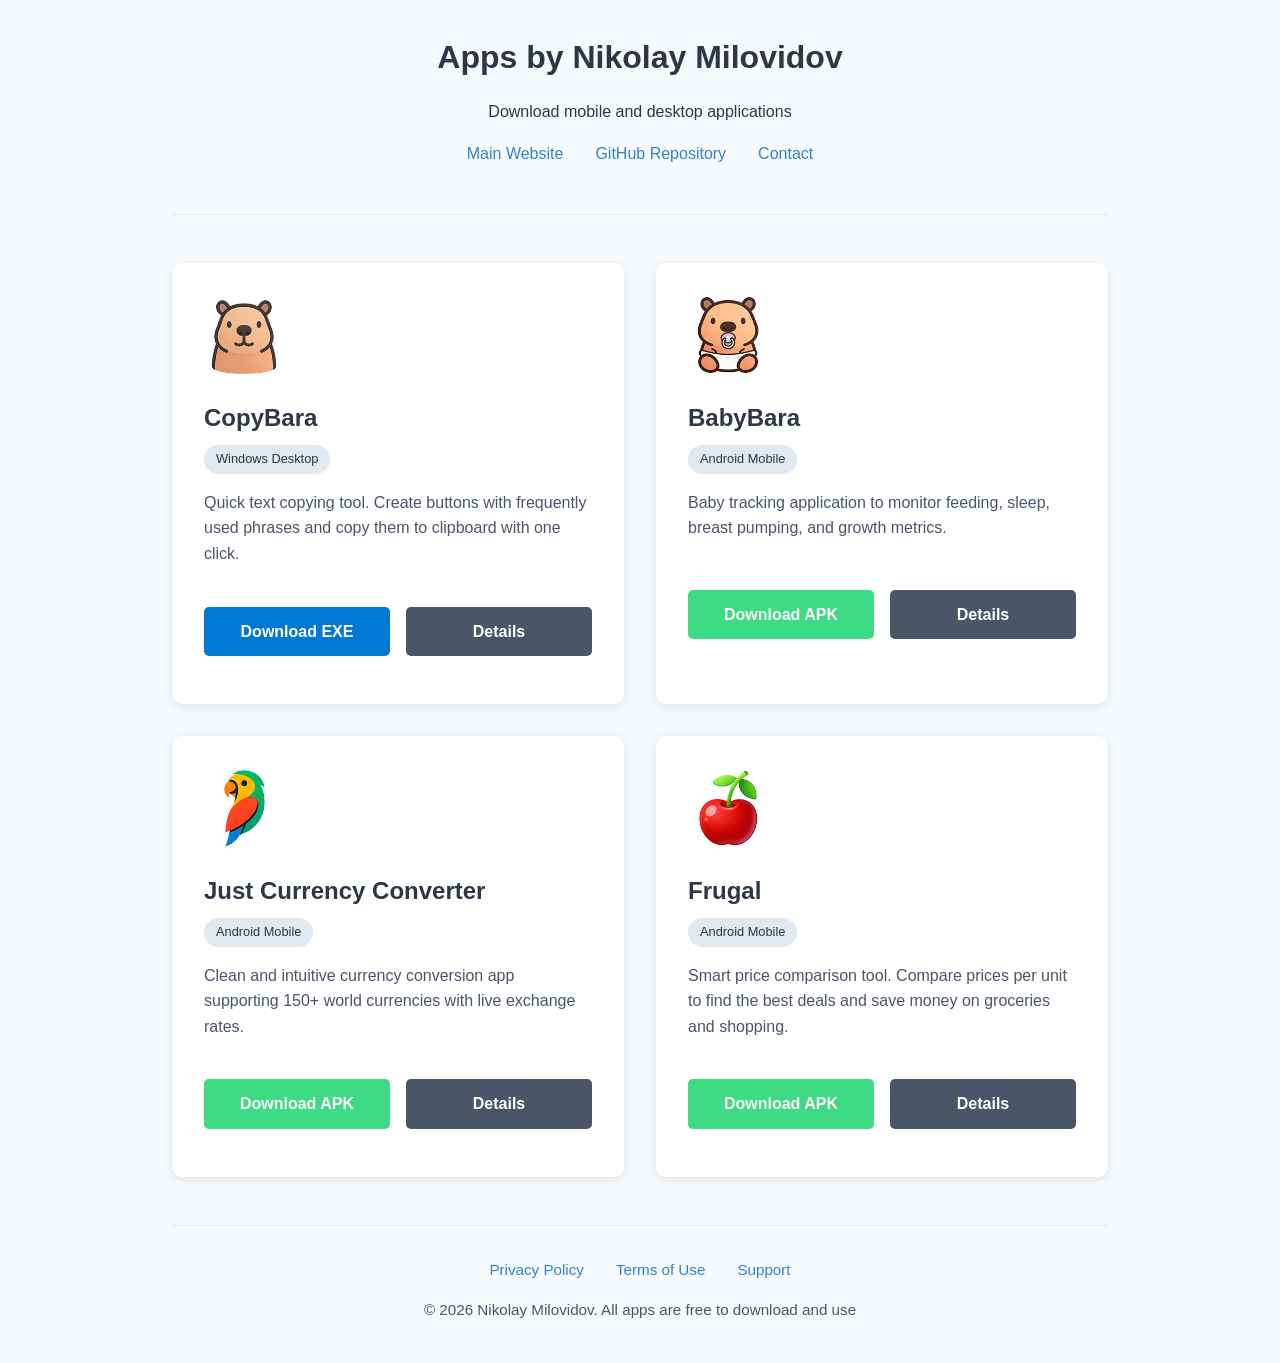
<file: index.html>
<!DOCTYPE html>
<html lang="en">
<head>
    <meta charset="UTF-8">
    <meta name="viewport" content="width=device-width, initial-scale=1.0">
    <title>Mobile & Desktop Apps by Nikolay Milovidov</title>
    <meta name="description" content="Download Android and Windows apps by Nikolay Milovidov - CopyBara, BabyBara, Just Currency Converter, Frugal">
    <link rel="stylesheet" href="all.css">
</head>
<body class="index">
    <header class="header">
        <h1>Apps by Nikolay Milovidov</h1>
        <p>Download mobile and desktop applications</p>

        <nav class="nav-links">
            <a href="https://milovision.art">Main Website</a>
            <a href="https://github.com/nmnomen?tab=repositories">GitHub Repository</a>
            <a href="https://milovision.art/contact.html">Contact</a>
        </nav>
    </header>

    <main class="apps-grid">
        <div class="app-card">
            <img src="images/copybara.png" alt="CopyBara" class="app-icon">
            <h2 class="app-title">CopyBara</h2>
            <div class="platform-badge">Windows Desktop</div>
            <p class="app-description">Quick text copying tool. Create buttons with frequently used phrases and copy them to clipboard with one click.</p>
            <div class="download-links">
                <a href="downloads/windows/CopyBara_Setup.exe" class="btn btn-windows" download>Download EXE</a>
                <a href="copybara.html" class="btn btn-details">Details</a>
            </div>
        </div>

        <div class="app-card">
            <img src="images/babybara.png" alt="BabyBara" class="app-icon">
            <h2 class="app-title">BabyBara</h2>
            <div class="platform-badge">Android Mobile</div>
            <p class="app-description">Baby tracking application to monitor feeding, sleep, breast pumping, and growth metrics.</p>
            <div class="download-links">
                <a href="downloads/android/BabyBara_1.0.2.apk" class="btn btn-android" download>Download APK</a>
                <a href="babybara.html" class="btn btn-details">Details</a>
            </div>
        </div>

        <div class="app-card">
            <img src="images/converter.png" alt="Just Currency Converter" class="app-icon">
            <h2 class="app-title">Just Currency Converter</h2>
            <div class="platform-badge">Android Mobile</div>
            <p class="app-description">Clean and intuitive currency conversion app supporting 150+ world currencies with live exchange rates.</p>
            <div class="download-links">
                <a href="downloads/android/converter/Just Currency Converter 1.6.2.apk" class="btn btn-android" download>Download APK</a>
                <a href="converter.html" class="btn btn-details">Details</a>
            </div>
        </div>

        <div class="app-card">
            <img src="images/frugal.png" alt="Frugal" class="app-icon">
            <h2 class="app-title">Frugal</h2>
            <div class="platform-badge">Android Mobile</div>
            <p class="app-description">Smart price comparison tool. Compare prices per unit to find the best deals and save money on groceries and shopping.</p>
            <div class="download-links">
                <a href="downloads/android/Frugal_1.0.0.apk" class="btn btn-android" download>Download APK</a>
                <a href="frugal.html" class="btn btn-details">Details</a>
            </div>
        </div>
    </main>

    <footer class="footer">
        <div class="nav-links">
            <a href="privacy.html">Privacy Policy</a>
            <a href="terms.html">Terms of Use</a>
            <a href="https://milovision.art/contact.html">Support</a>
        </div>
        <p>&copy; 2026 Nikolay Milovidov. All apps are free to download and use</p>
    </footer>
</body>
</html>
</file>
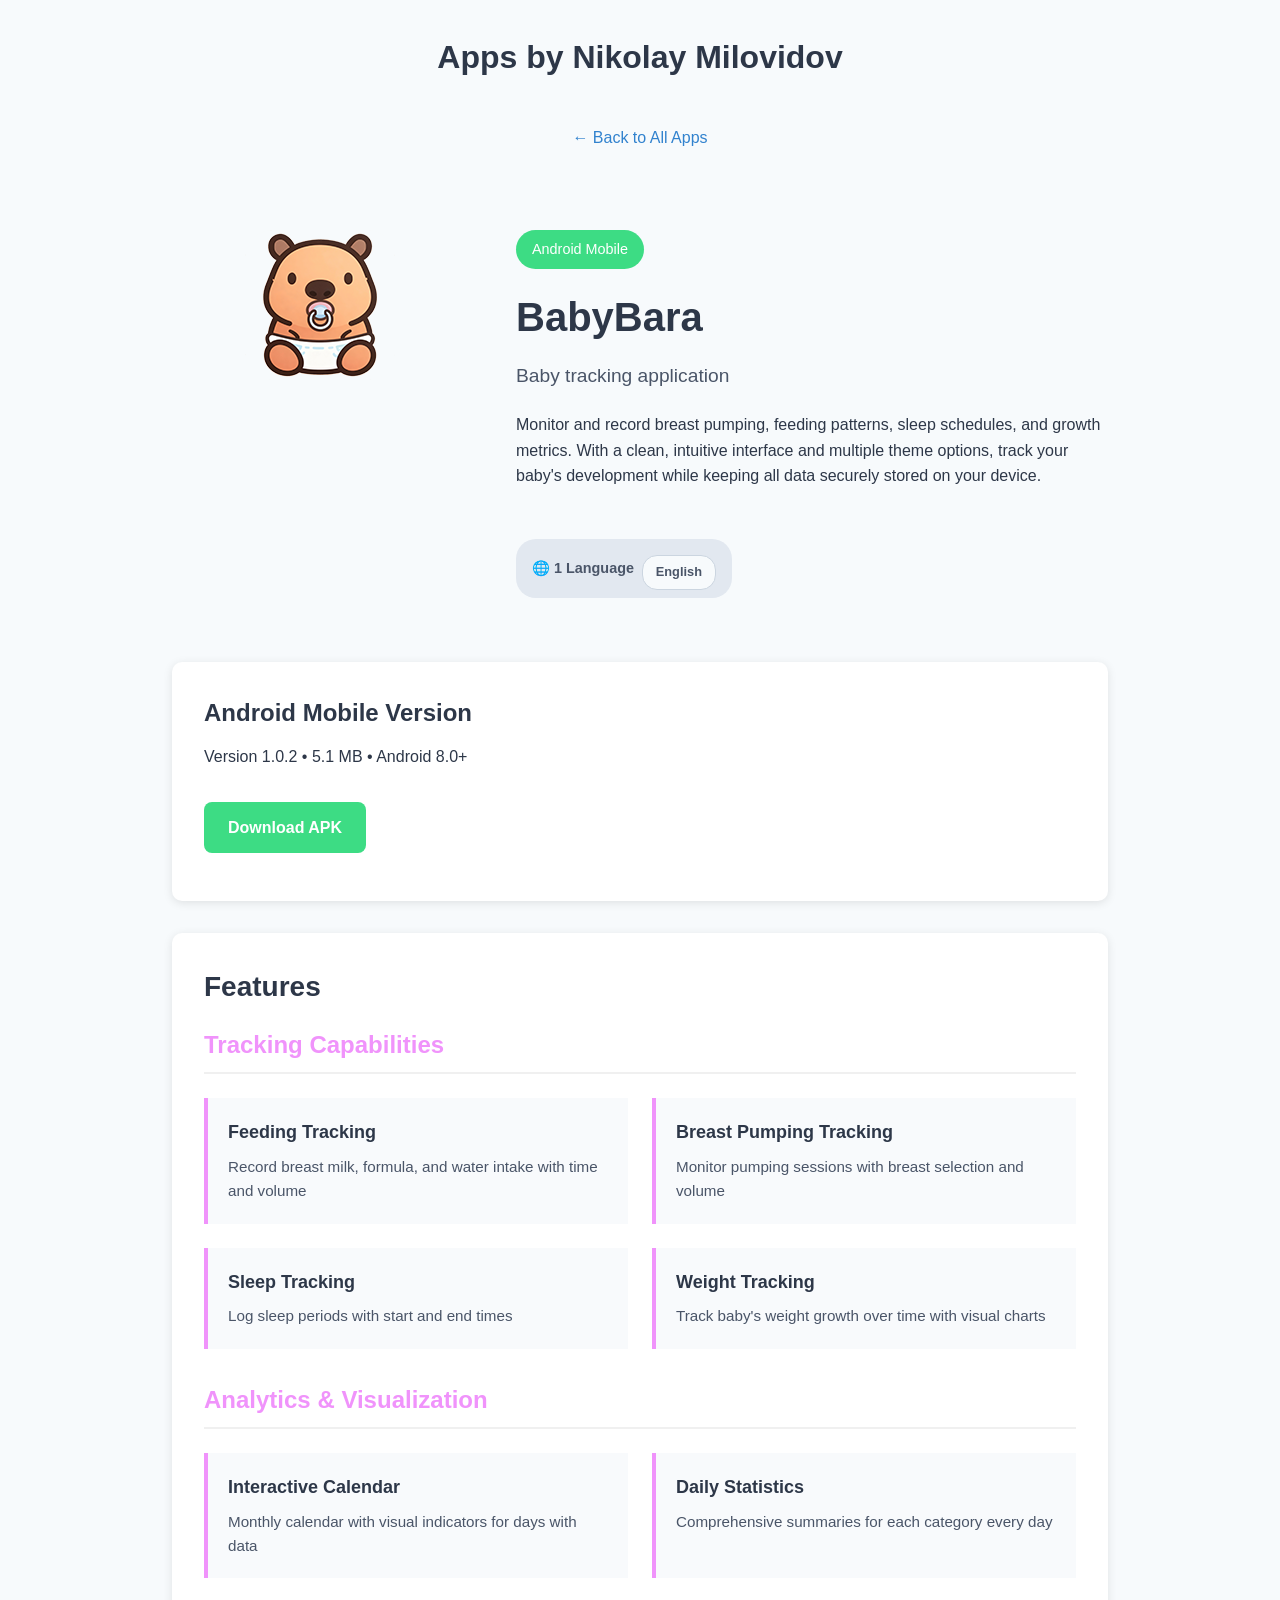
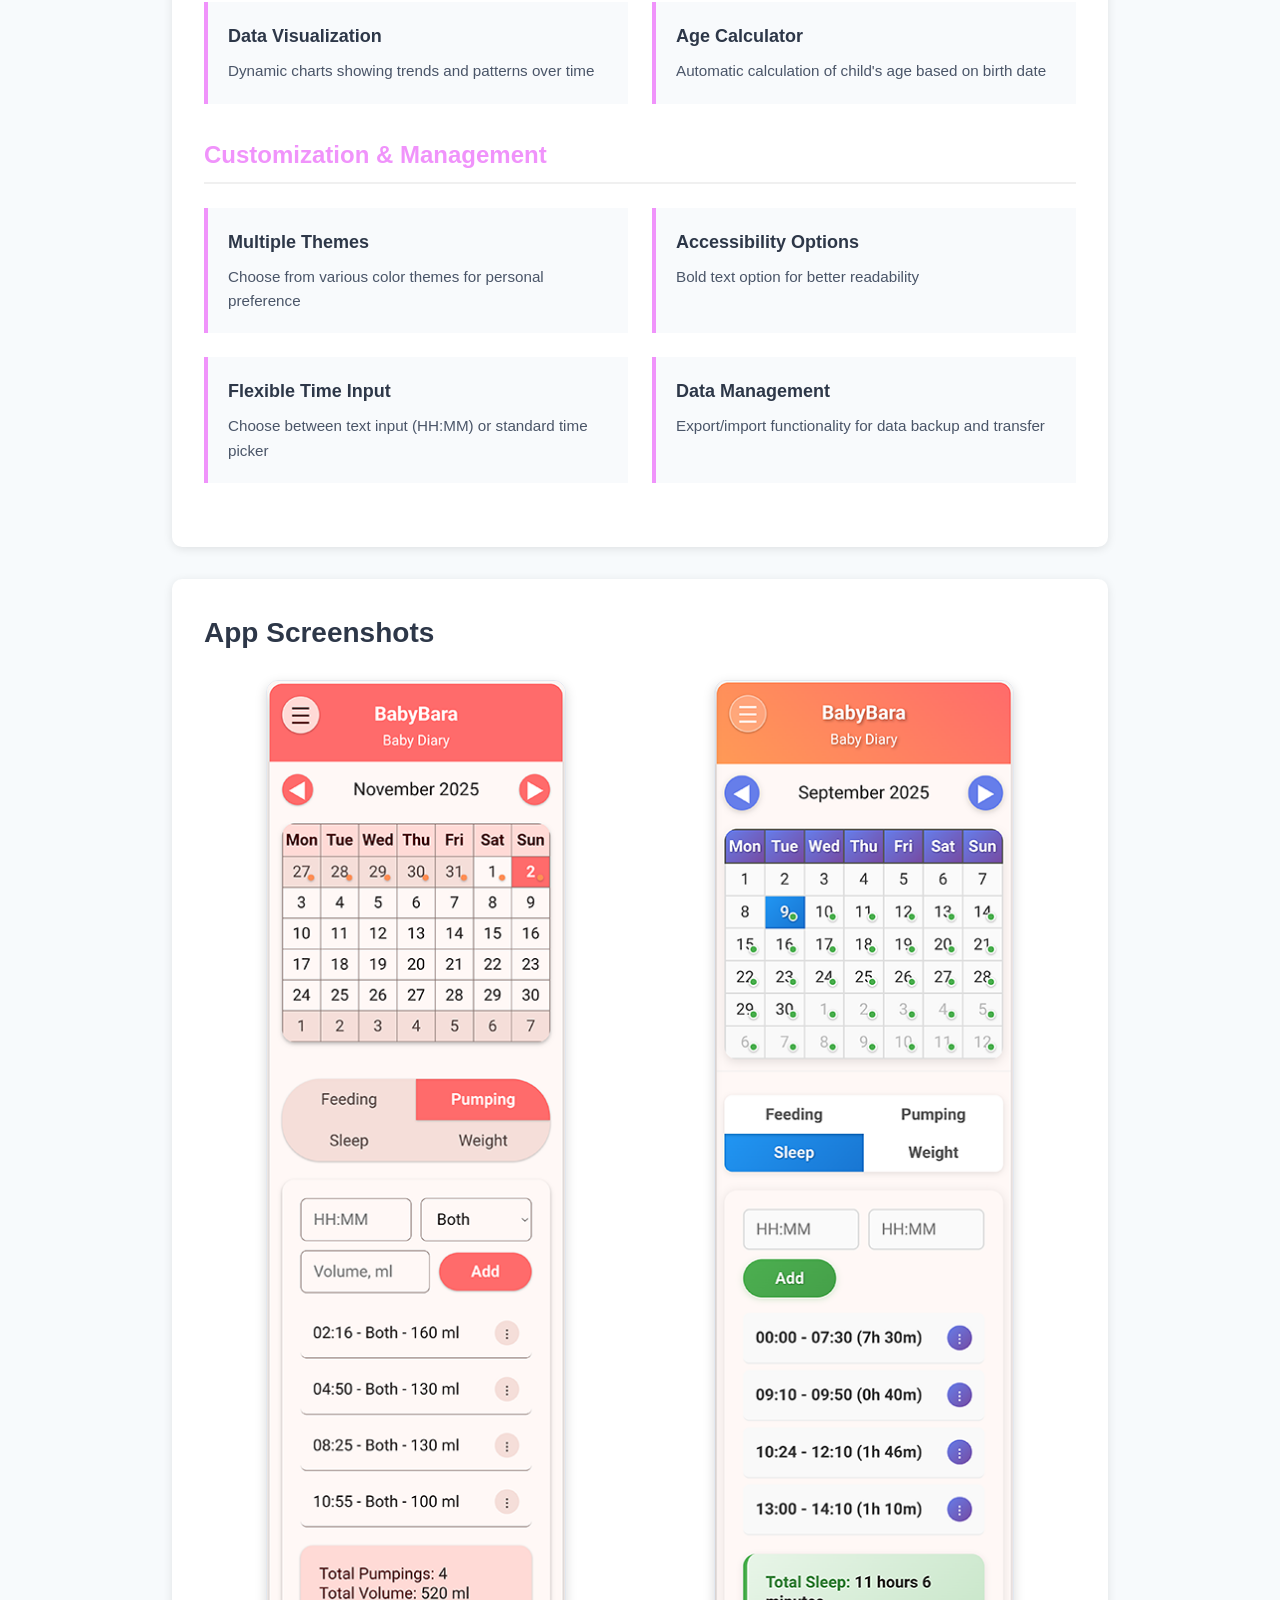
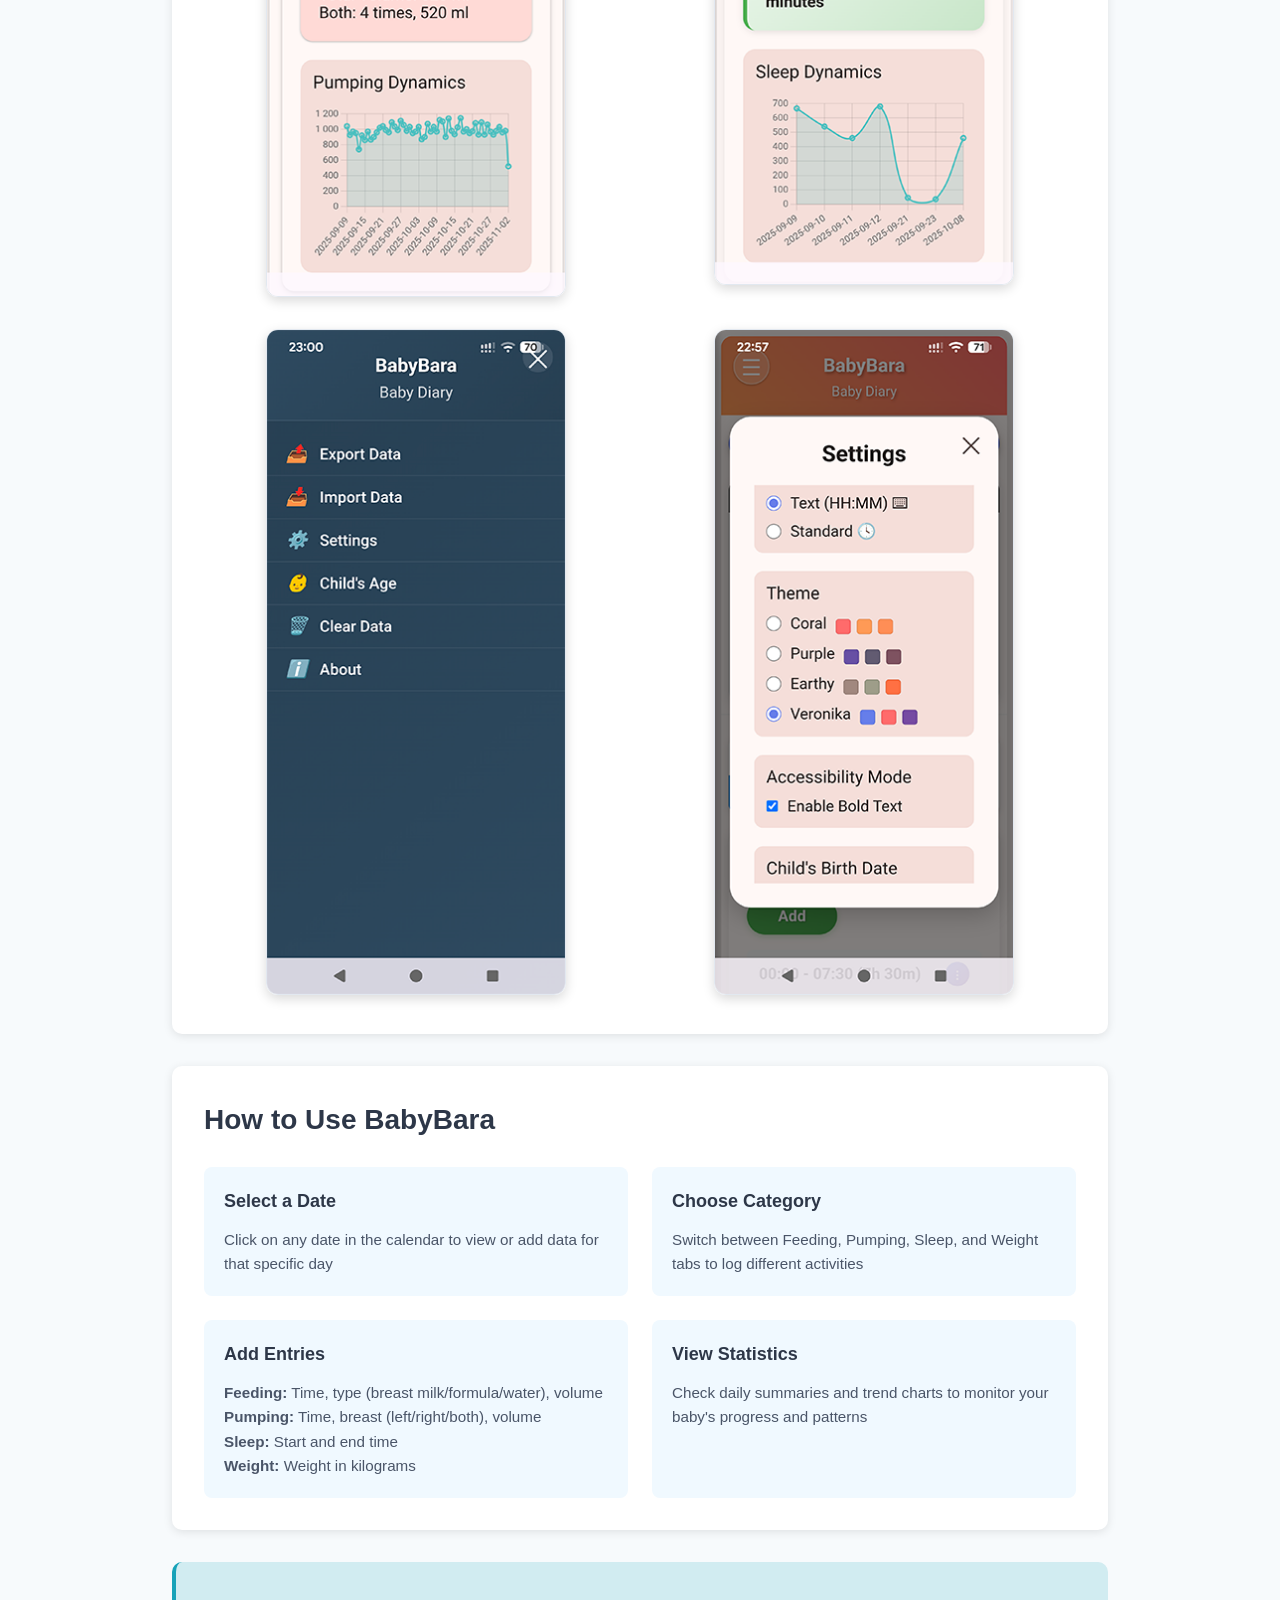
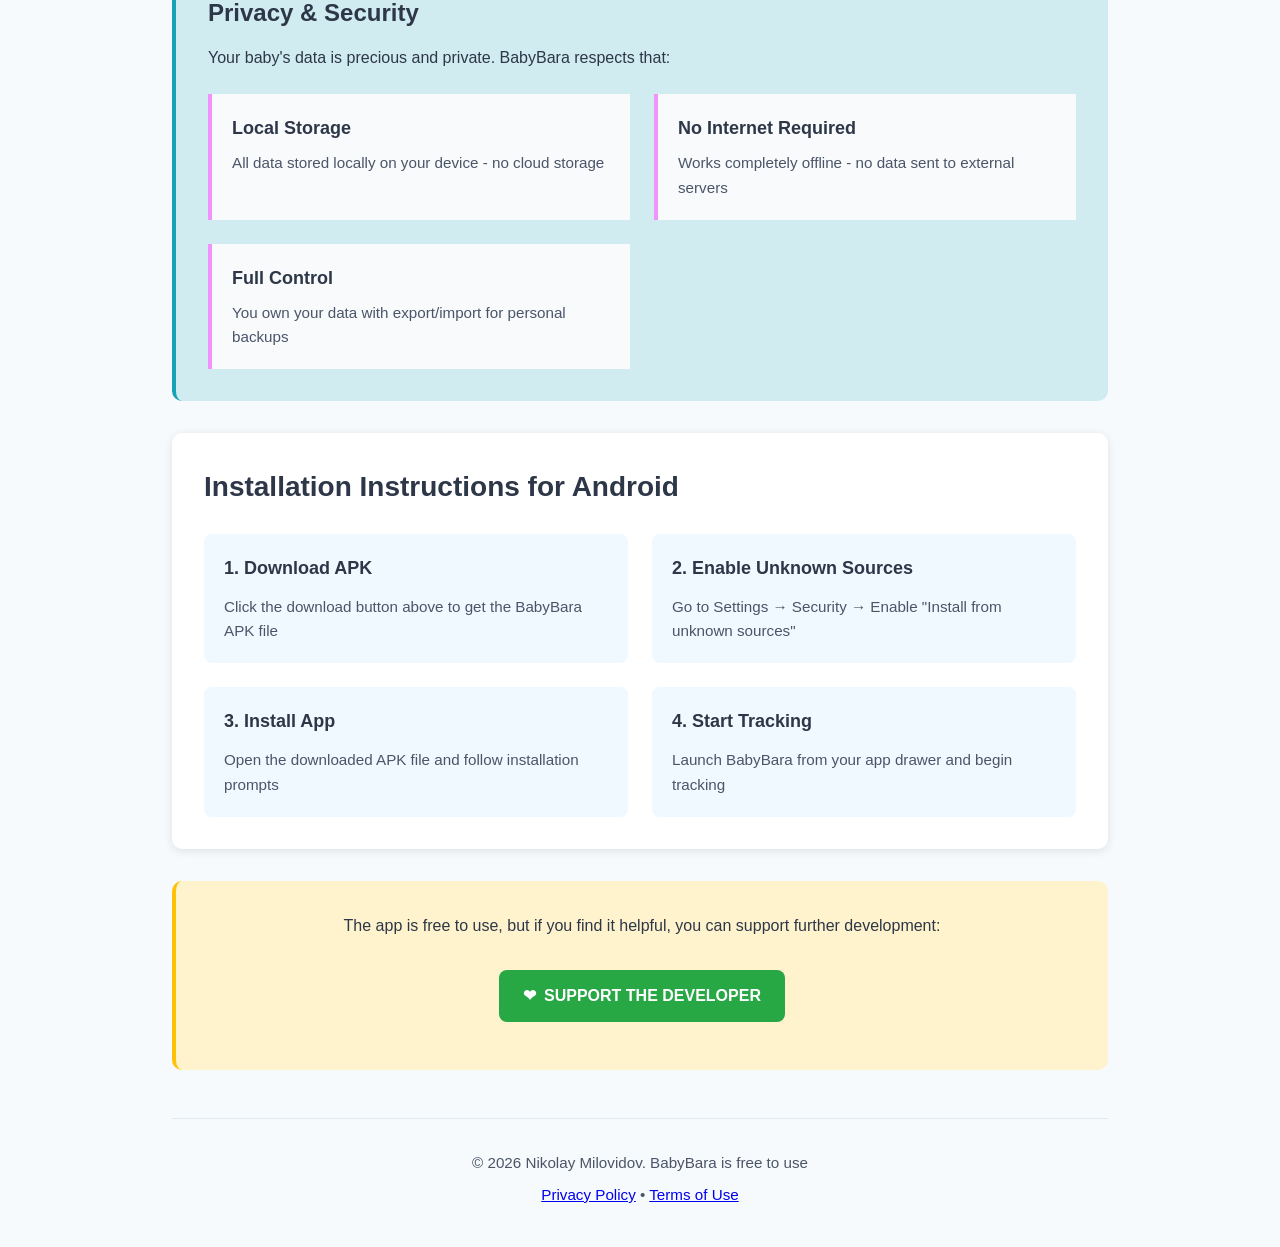
<file: babybara.html>
<!DOCTYPE html>
<html lang="en">
<head>
    <meta charset="UTF-8">
    <meta name="viewport" content="width=device-width, initial-scale=1.0">
    <title>BabyBara - Baby Tracking App for Android | Nikolay Milovidov</title>
    <meta name="description" content="Download BabyBara - comprehensive baby tracking application for Android">
    <link rel="stylesheet" href="all.css">
</head>
<body class="babybara">
    <header class="header">
        <h1>Apps by Nikolay Milovidov</h1>
        <br>
        <a href="index.html" class="back-link">← Back to All Apps</a>
    </header>

    <main>
        <section class="app-hero">
            <img src="images/babybara.png" alt="BabyBara" class="app-icon-large">
            <div class="app-info">
                <span class="platform-badge-large">Android Mobile</span>
                <h1>BabyBara</h1>
                <p class="app-tagline">Baby tracking application</p>
                <p>Monitor and record breast pumping, feeding patterns, sleep schedules, and growth metrics. With a clean, intuitive interface and multiple theme options, track your baby's development while keeping all data securely stored on your device.</p><br>
				<div class="languages-badge">
                    🌐 1 Language
                    <div class="languages-list">
                        <span class="language-tag">English</span>
                    </div>
                </div>
            </div>
        </section>

        <section class="download-section">
            <div class="platform-download">
                <h3>Android Mobile Version</h3>
                <p>Version 1.0.2 • 5.1 MB • Android 8.0+</p>
                <a href="downloads/android/BabyBara_1.0.2.apk" class="btn" download>Download APK</a>
            </div>
        </section>

        <section class="features-section">
            <h2>Features</h2>

            <div class="feature-category">
                <h3>Tracking Capabilities</h3>
                <div class="features-grid">
                    <div class="feature">
                        <h4>Feeding Tracking</h4>
                        <p>Record breast milk, formula, and water intake with time and volume</p>
                    </div>
                    <div class="feature">
                        <h4>Breast Pumping Tracking</h4>
                        <p>Monitor pumping sessions with breast selection and volume</p>
                    </div>
                    <div class="feature">
                        <h4>Sleep Tracking</h4>
                        <p>Log sleep periods with start and end times</p>
                    </div>
                    <div class="feature">
                        <h4>Weight Tracking</h4>
                        <p>Track baby's weight growth over time with visual charts</p>
                    </div>
                </div>
            </div>

            <div class="feature-category">
                <h3>Analytics & Visualization</h3>
                <div class="features-grid">
                    <div class="feature">
                        <h4>Interactive Calendar</h4>
                        <p>Monthly calendar with visual indicators for days with data</p>
                    </div>
                    <div class="feature">
                        <h4>Daily Statistics</h4>
                        <p>Comprehensive summaries for each category every day</p>
                    </div>
                    <div class="feature">
                        <h4>Data Visualization</h4>
                        <p>Dynamic charts showing trends and patterns over time</p>
                    </div>
                    <div class="feature">
                        <h4>Age Calculator</h4>
                        <p>Automatic calculation of child's age based on birth date</p>
                    </div>
                </div>
            </div>

            <div class="feature-category">
                <h3>Customization & Management</h3>
                <div class="features-grid">
                    <div class="feature">
                        <h4>Multiple Themes</h4>
                        <p>Choose from various color themes for personal preference</p>
                    </div>
                    <div class="feature">
                        <h4>Accessibility Options</h4>
                        <p>Bold text option for better readability</p>
                    </div>
                    <div class="feature">
                        <h4>Flexible Time Input</h4>
                        <p>Choose between text input (HH:MM) or standard time picker</p>
                    </div>
                    <div class="feature">
                        <h4>Data Management</h4>
                        <p>Export/import functionality for data backup and transfer</p>
                    </div>
                </div>
            </div>
        </section>

        <section class="screenshots-section">
            <h2>App Screenshots</h2>
            <div class="screenshots-container">
                <div class="screenshot-item">
                    <img src="images/babybara-1.png" alt="BabyBara - Main dashboard with pumping tracking" class="screenshot-image">
                </div>
                <div class="screenshot-item">
                    <img src="images/babybara-2.png" alt="BabyBara - Main dashboard with sleep" class="screenshot-image">
                </div>
                <div class="screenshot-item">
                    <img src="images/babybara-3.png" alt="BabyBara - Menu" class="screenshot-image">
                </div>
                <div class="screenshot-item">
                    <img src="images/babybara-4.png" alt="BabyBara - Settings" class="screenshot-image">
                </div>
            </div>
        </section>

        <section class="instructions">
            <h2>How to Use BabyBara</h2>
            <div class="instructions-grid">
                <div class="instruction-step">
                    <h4>Select a Date</h4>
                    <p>Click on any date in the calendar to view or add data for that specific day</p>
                </div>
                <div class="instruction-step">
                    <h4>Choose Category</h4>
                    <p>Switch between Feeding, Pumping, Sleep, and Weight tabs to log different activities</p>
                </div>
                <div class="instruction-step">
                    <h4>Add Entries</h4>
                    <p><strong>Feeding:</strong> Time, type (breast milk/formula/water), volume<br>
                       <strong>Pumping:</strong> Time, breast (left/right/both), volume<br>
                       <strong>Sleep:</strong> Start and end time<br>
                       <strong>Weight:</strong> Weight in kilograms</p>
                </div>
                <div class="instruction-step">
                    <h4>View Statistics</h4>
                    <p>Check daily summaries and trend charts to monitor your baby's progress and patterns</p>
                </div>
            </div>
        </section>

        <section class="privacy-section">
            <h3>Privacy & Security</h3>
            <p>Your baby's data is precious and private. BabyBara respects that:</p>
            <div class="features-grid">
                <div class="feature">
                    <h4>Local Storage</h4>
                    <p>All data stored locally on your device - no cloud storage</p>
                </div>
                <div class="feature">
                    <h4>No Internet Required</h4>
                    <p>Works completely offline - no data sent to external servers</p>
                </div>
                <div class="feature">
                    <h4>Full Control</h4>
                    <p>You own your data with export/import for personal backups</p>
                </div>
            </div>
        </section>

        <section class="instructions">
            <h2>Installation Instructions for Android</h2>
            <div class="instructions-grid">
                <div class="instruction-step">
                    <h4>1. Download APK</h4>
                    <p>Click the download button above to get the BabyBara APK file</p>
                </div>
                <div class="instruction-step">
                    <h4>2. Enable Unknown Sources</h4>
                    <p>Go to Settings → Security → Enable "Install from unknown sources"</p>
                </div>
                <div class="instruction-step">
                    <h4>3. Install App</h4>
                    <p>Open the downloaded APK file and follow installation prompts</p>
                </div>
                <div class="instruction-step">
                    <h4>4. Start Tracking</h4>
                    <p>Launch BabyBara from your app drawer and begin tracking</p>
                </div>
            </div>
        </section>

        <section class="support-section">
            <p>The app is free to use, but if you find it helpful, you can support further development:</p>
            <a href="https://milovision.art/donate.html" class="btn btn-support"><span>❤</span> SUPPORT THE DEVELOPER</a>
        </section>
    </main>

    <footer class="footer">
        <p>&copy; 2026 Nikolay Milovidov. BabyBara is free to use</p>
        <p><a href="privacy.html">Privacy Policy</a> • <a href="terms.html">Terms of Use</a></p>
    </footer>
</body>
</html>
</file>
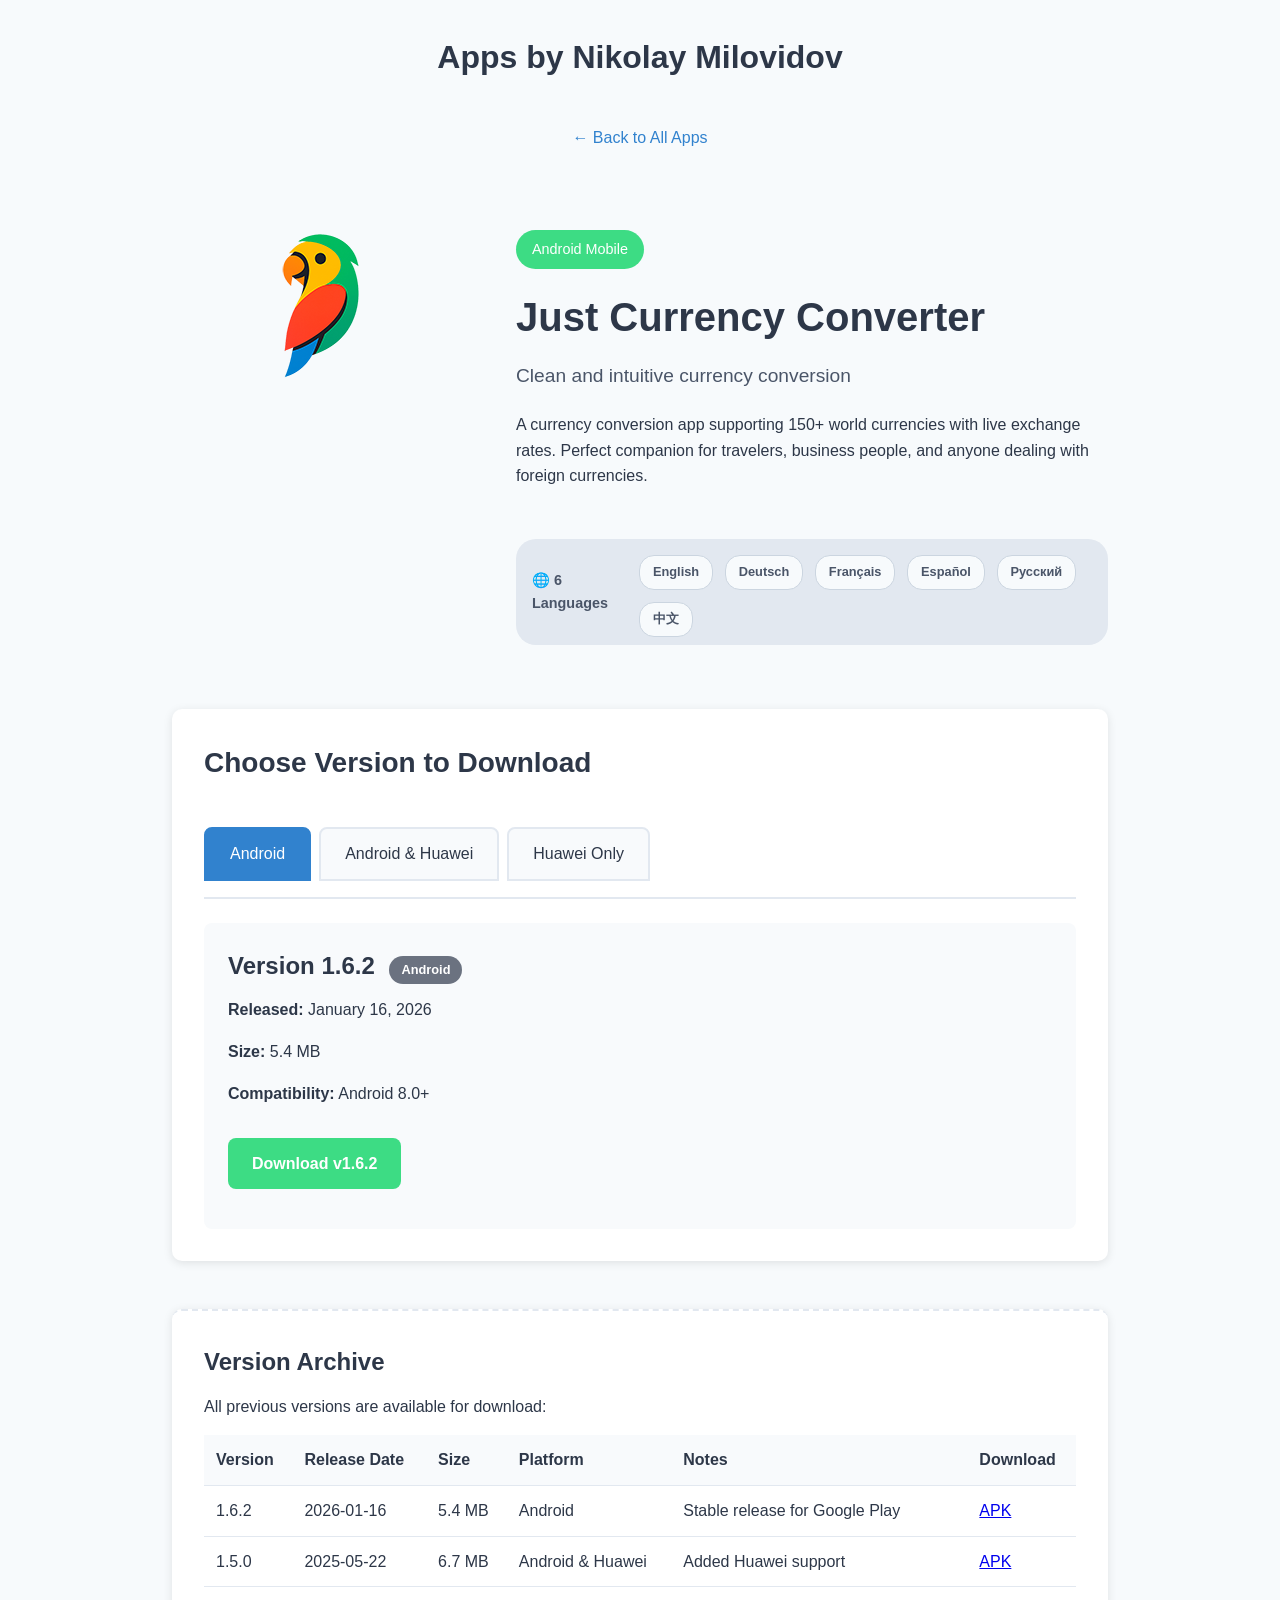
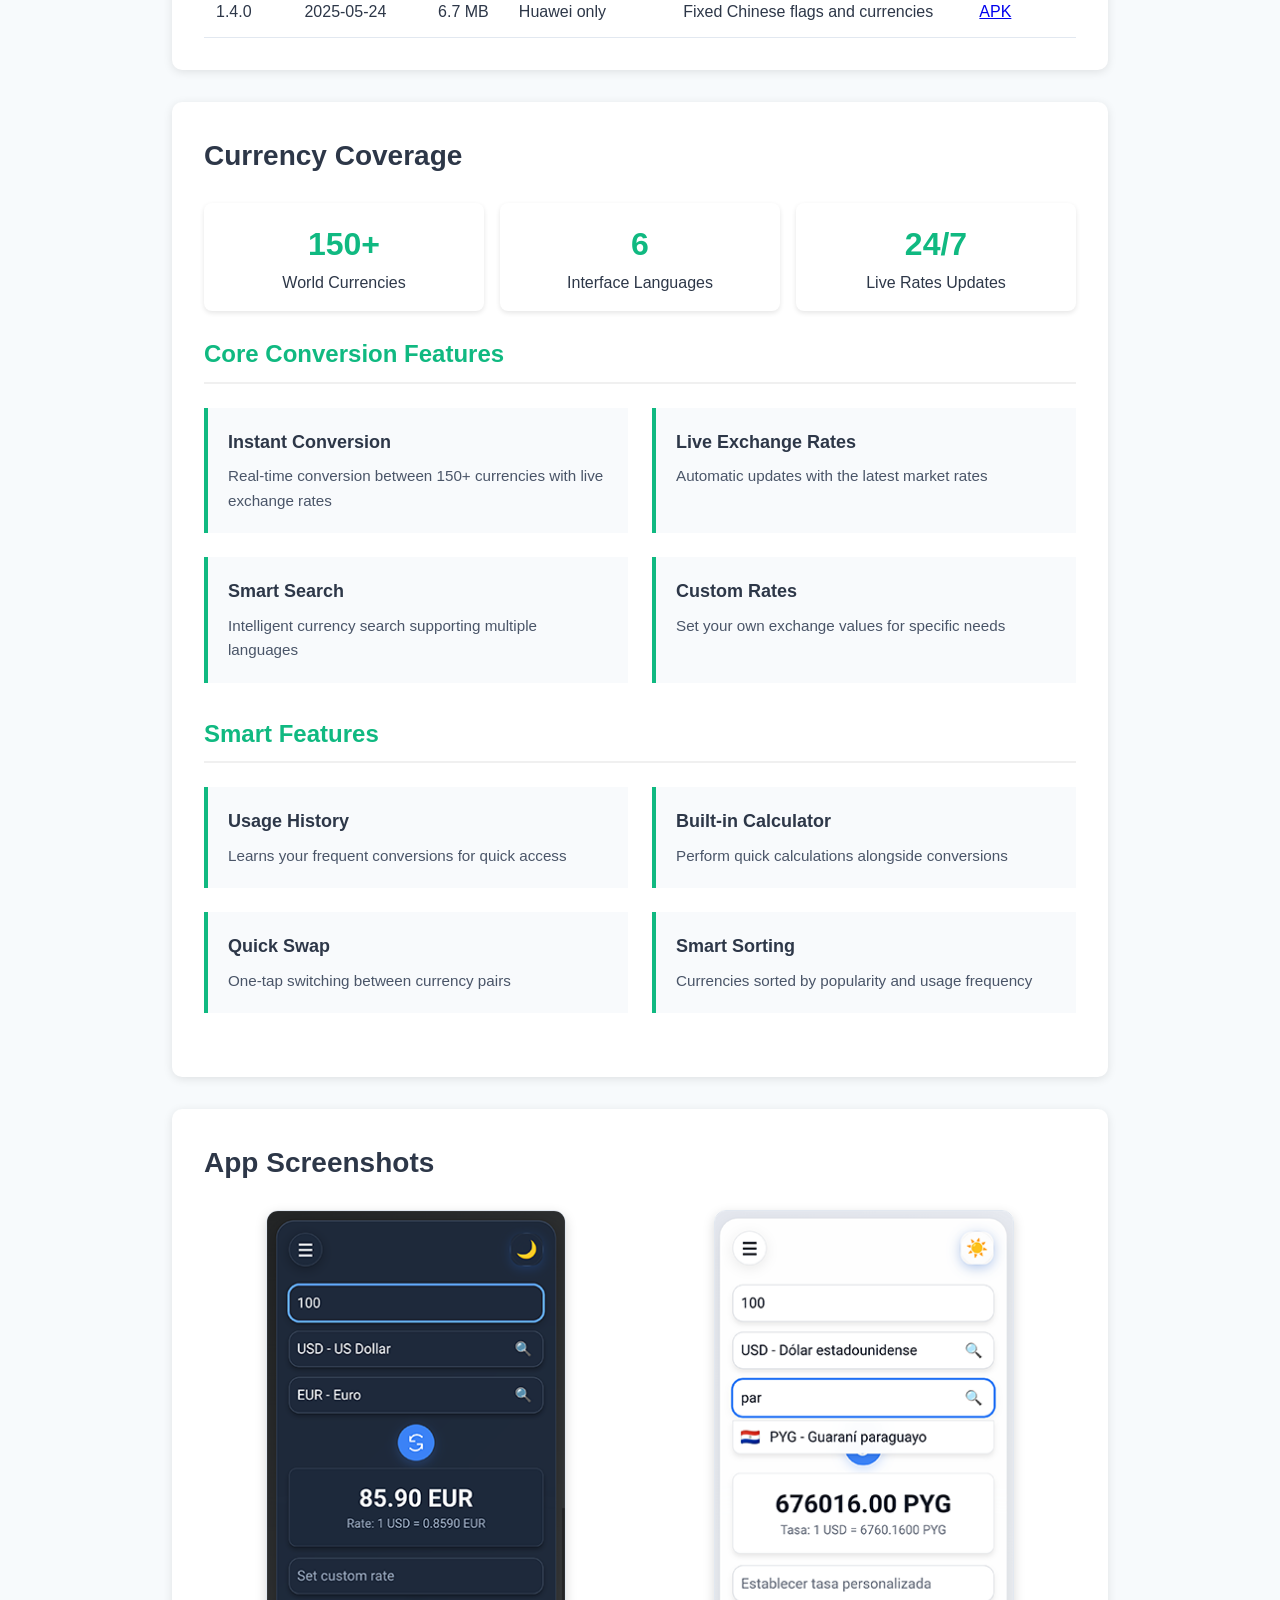
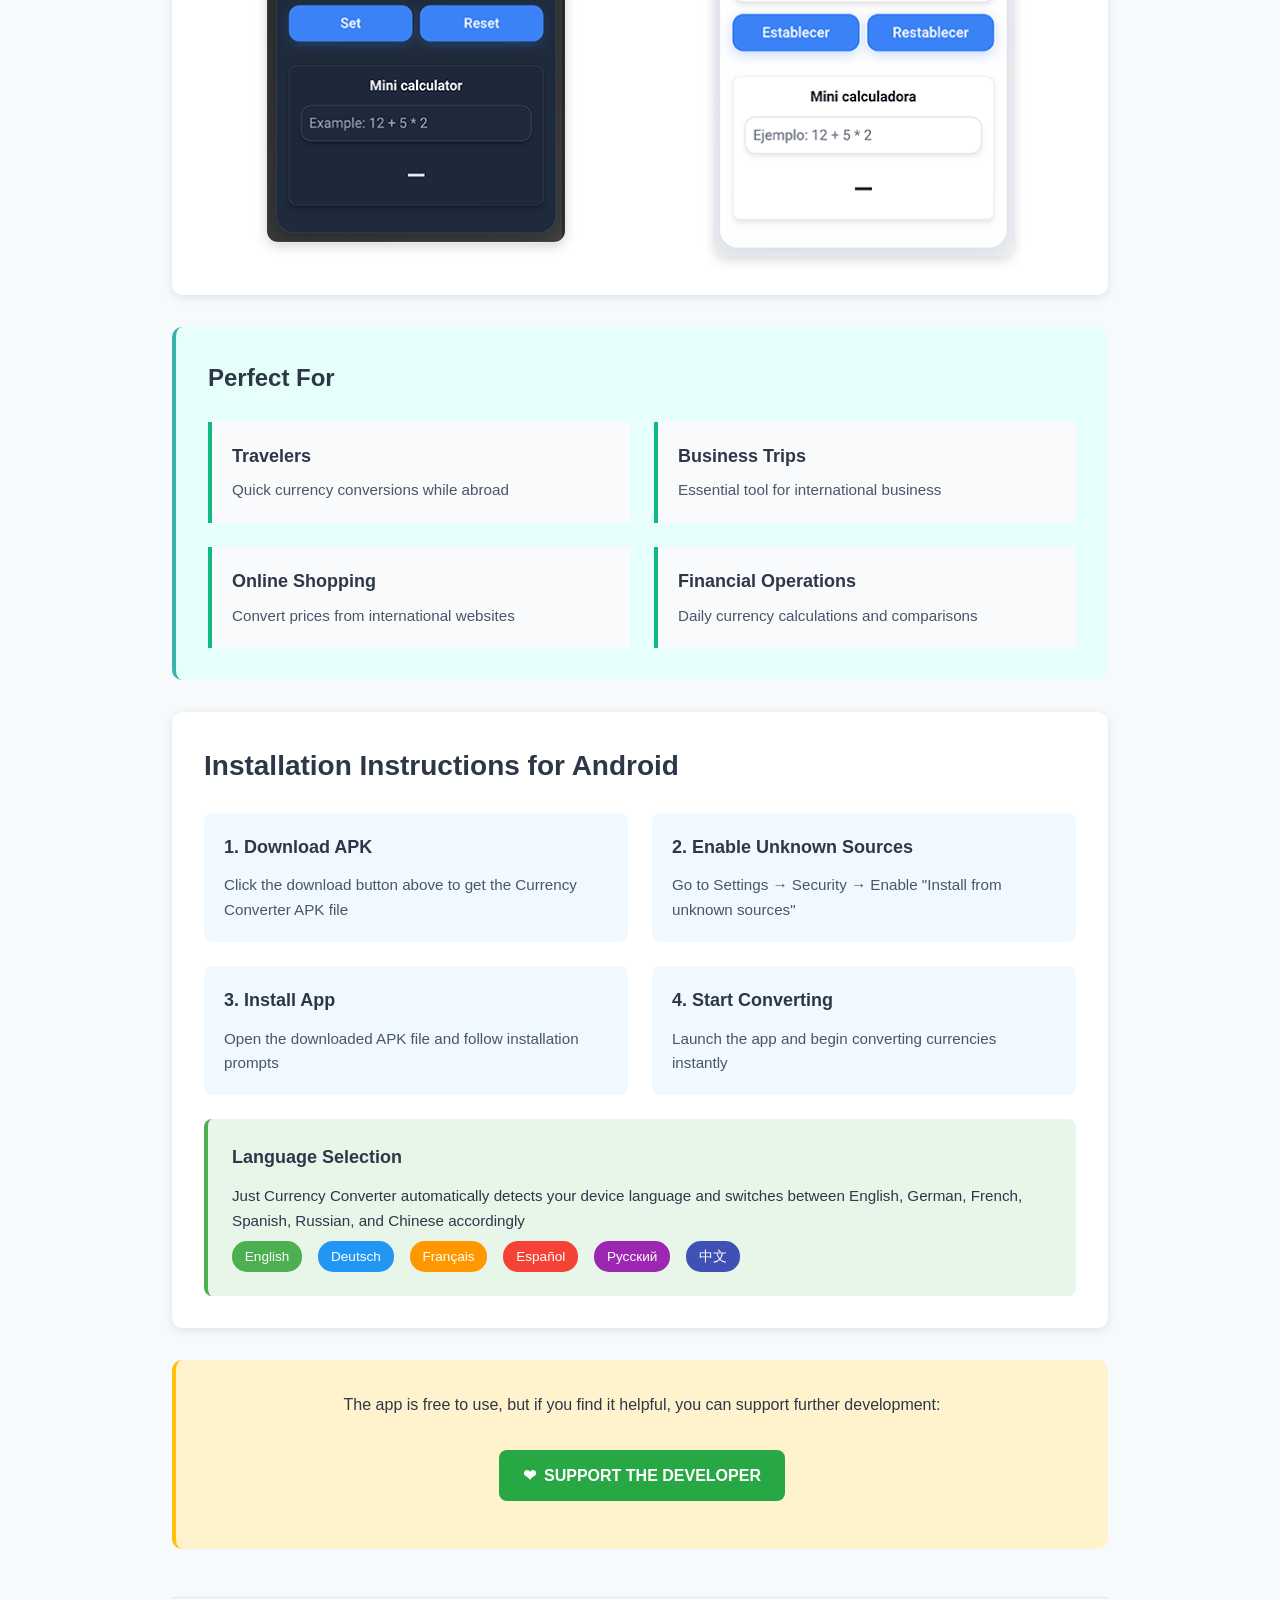
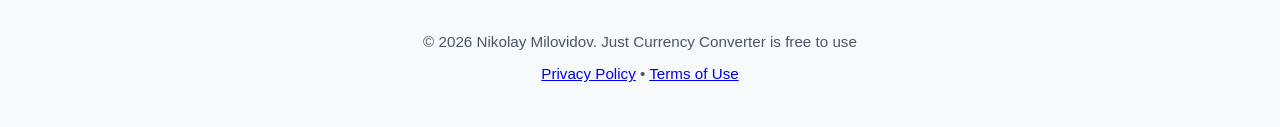
<file: converter.html>
<!DOCTYPE html>
<html lang="en">
<head>
    <meta charset="UTF-8">
    <meta name="viewport" content="width=device-width, initial-scale=1.0">
    <title>Just Currency Converter - Multi-Currency Converter for Android | Nikolay Milovidov</title>
    <meta name="description" content="Download Just Currency Converter - clean and intuitive currency conversion app for Android">
    <link rel="stylesheet" href="all.css">
</head>
<body class="converter">
    <header class="header">
        <h1>Apps by Nikolay Milovidov</h1>
        <br>
        <a href="index.html" class="back-link">← Back to All Apps</a>
    </header>

    <main>
        <section class="app-hero">
            <img src="images/converter.png" alt="Just Currency Converter" class="app-icon-large">
            <div class="app-info">
                <span class="platform-badge-large">Android Mobile</span>
                <h1>Just Currency Converter</h1>
                <p class="app-tagline">Clean and intuitive currency conversion</p>
                <p>A currency conversion app supporting 150+ world currencies with live exchange rates. Perfect companion for travelers, business people, and anyone dealing with foreign currencies.</p>
                <br>
                <div class="languages-badge">
                    🌐 6 Languages
                    <div class="languages-list">
                        <span class="language-tag">English</span>
                        <span class="language-tag">Deutsch</span>
                        <span class="language-tag">Français</span>
                        <span class="language-tag">Español</span>
                        <span class="language-tag">Русский</span>
                        <span class="language-tag">中文</span>
                    </div>
                </div>
            </div>
        </section>

        <section class="version-selector">
            <h2>Choose Version to Download</h2>
            <br>
            <div class="version-tabs">
                <div class="version-tab active" data-version="android">
                    Android
                </div>
                <div class="version-tab" data-version="android-huawei">
                    Android & Huawei
                </div>
                <div class="version-tab" data-version="huawei">
                    Huawei Only
                </div>
            </div>

            <div id="version-android" class="version-content active">
                <h3>Version 1.6.2 <span class="version-badge stable">Android</span></h3>
                <p><strong>Released:</strong> January 16, 2026</p>
                <p><strong>Size:</strong> 5.4 MB</p>
                <p><strong>Compatibility:</strong> Android 8.0+</p>
                <a href="downloads/android/converter/Just Currency Converter 1.6.2.apk" class="btn" download>Download v1.6.2</a>
            </div>

            <div id="version-android-huawei" class="version-content">
                <h3>Version 1.5.0 <span class="version-badge android">Android & Huawei</span></h3>
                <p><strong>Released:</strong> May 22, 2025</p>
                <p><strong>Size:</strong> 6.7 MB</p>
                <p><strong>Compatibility:</strong> Android 8.0+ and Huawei devices with HMS Core</p>
                <a href="downloads/android/converter/Just Currency Converter 1.5.0.apk" class="btn" download>Download v1.5.0</a>
            </div>

            <div id="version-huawei" class="version-content">
                <h3>Version 1.4.0 <span class="version-badge huawei">Huawei Only</span></h3>
                <p><strong>Released:</strong> May 24, 2025</p>
                <p><strong>Size:</strong> 6.7 MB</p>
                <p><strong>Compatibility:</strong> Huawei devices with HMS Core</p>
                <a href="downloads/android/converter/Just Currency Converter 1.4.0.apk" class="btn" download>Download v1.4.0</a>
            </div>
        </section>

        <section class="version-selector download-archive">
            <h3>Version Archive</h3>
            <p>All previous versions are available for download:</p>

            <table class="archive-table">
                <thead>
                    <tr>
                        <th>Version</th>
                        <th>Release Date</th>
                        <th>Size</th>
                        <th>Platform</th>
                        <th>Notes</th>
                        <th>Download</th>
                    </tr>
                </thead>
                <tbody>
                    <tr>
                        <td>1.6.2</td>
                        <td>2026-01-16</td>
                        <td>5.4 MB</td>
                        <td>Android</td>
                        <td>Stable release for Google Play</td>
                        <td><a href="downloads/android/Just Currency Converter 1.6.2.apk">APK</a></td>
                    </tr>
                    <tr>
                        <td>1.5.0</td>
                        <td>2025-05-22</td>
                        <td>6.7 MB</td>
                        <td>Android & Huawei</td>
                        <td>Added Huawei support</td>
                        <td><a href="downloads/android/Just Currency Converter 1.5.0.apk">APK</a></td>
                    </tr>
                    <tr>
                        <td>1.4.0</td>
                        <td>2025-05-24</td>
                        <td>6.7 MB</td>
                        <td>Huawei only</td>
                        <td>Fixed Chinese flags and currencies</td>
                        <td><a href="downloads/android/Just Currency Converter 1.4.0.apk">APK</a></td>
                    </tr>					
                </tbody>
            </table>
        </section>

        <section class="features-section">
            <h2>Currency Coverage</h2>

            <div class="currency-stats">
                <div class="stat-card">
                    <div class="stat-number">150+</div>
                    <div>World Currencies</div>
                </div>
                <div class="stat-card">
                    <div class="stat-number">6</div>
                    <div>Interface Languages</div>
                </div>
                <div class="stat-card">
                    <div class="stat-number">24/7</div>
                    <div>Live Rates Updates</div>
                </div>
            </div>

            <div class="feature-category">
                <h3>Core Conversion Features</h3>
                <div class="features-grid">
                    <div class="feature">
                        <h4>Instant Conversion</h4>
                        <p>Real-time conversion between 150+ currencies with live exchange rates</p>
                    </div>
                    <div class="feature">
                        <h4>Live Exchange Rates</h4>
                        <p>Automatic updates with the latest market rates</p>
                    </div>
                    <div class="feature">
                        <h4>Smart Search</h4>
                        <p>Intelligent currency search supporting multiple languages</p>
                    </div>
                    <div class="feature">
                        <h4>Custom Rates</h4>
                        <p>Set your own exchange values for specific needs</p>
                    </div>
                </div>
            </div>

            <div class="feature-category">
                <h3>Smart Features</h3>
                <div class="features-grid">
                    <div class="feature">
                        <h4>Usage History</h4>
                        <p>Learns your frequent conversions for quick access</p>
                    </div>
                    <div class="feature">
                        <h4>Built-in Calculator</h4>
                        <p>Perform quick calculations alongside conversions</p>
                    </div>
                    <div class="feature">
                        <h4>Quick Swap</h4>
                        <p>One-tap switching between currency pairs</p>
                    </div>
                    <div class="feature">
                        <h4>Smart Sorting</h4>
                        <p>Currencies sorted by popularity and usage frequency</p>
                    </div>
                </div>
            </div>
        </section>

        <section class="screenshots-section">
            <h2>App Screenshots</h2>
            <div class="screenshots-container">
                <div class="screenshot-item">
                    <img src="images/converter-en.png" alt="Just Currency Converter - English Interface" class="screenshot-image">
                </div>
                <div class="screenshot-item">
                    <img src="images/converter-es.png" alt="Just Currency Converter- Spanish interface" class="screenshot-image">
                </div>
            </div>
        </section>

        <section class="use-cases">
            <h3>Perfect For</h3>
            <div class="features-grid">
                <div class="feature">
                    <h4>Travelers</h4>
                    <p>Quick currency conversions while abroad</p>
                </div>
                <div class="feature">
                    <h4>Business Trips</h4>
                    <p>Essential tool for international business</p>
                </div>
                <div class="feature">
                    <h4>Online Shopping</h4>
                    <p>Convert prices from international websites</p>
                </div>
                <div class="feature">
                    <h4>Financial Operations</h4>
                    <p>Daily currency calculations and comparisons</p>
                </div>
            </div>
        </section>

        <section class="instructions">
            <h2>Installation Instructions for Android</h2>
            <div class="instructions-grid">
                <div class="instruction-step">
                    <h4>1. Download APK</h4>
                    <p>Click the download button above to get the Currency Converter APK file</p>
                </div>
                <div class="instruction-step">
                    <h4>2. Enable Unknown Sources</h4>
                    <p>Go to Settings → Security → Enable "Install from unknown sources"</p>
                </div>
                <div class="instruction-step">
                    <h4>3. Install App</h4>
                    <p>Open the downloaded APK file and follow installation prompts</p>
                </div>
                <div class="instruction-step">
                    <h4>4. Start Converting</h4>
                    <p>Launch the app and begin converting currencies instantly</p>
                </div>
            </div>

            <div class="language-note-box">
                <h4>Language Selection</h4>
                <p>Just Currency Converter automatically detects your device language and switches between English, German, French, Spanish, Russian, and Chinese accordingly</p>
                <div class="language-tags">
                    <span class="language-tag-colored lang-english">English</span>
                    <span class="language-tag-colored lang-german">Deutsch</span>
                    <span class="language-tag-colored lang-french">Français</span>
                    <span class="language-tag-colored lang-spanish">Español</span>
                    <span class="language-tag-colored lang-russian">Русский</span>
                    <span class="language-tag-colored lang-chinese">中文</span>
                </div>
            </div>
        </section>

        <section class="support-section">
            <p>The app is free to use, but if you find it helpful, you can support further development:</p>
            <a href="https://milovision.art/donate.html" class="btn btn-support"><span>❤</span> SUPPORT THE DEVELOPER</a>
        </section>
    </main>

    <footer class="footer">
        <p>&copy; 2026 Nikolay Milovidov. Just Currency Converter is free to use</p>
        <p><a href="privacy.html">Privacy Policy</a> • <a href="terms.html">Terms of Use</a></p>
    </footer>

    <script>
        document.addEventListener('DOMContentLoaded', function() {
            const tabs = document.querySelectorAll('.version-tab');
            const contents = document.querySelectorAll('.version-content');

            tabs.forEach(tab => {
                tab.addEventListener('click', function() {
                    const version = this.getAttribute('data-version');

                    tabs.forEach(t => t.classList.remove('active'));
                    this.classList.add('active');

                    contents.forEach(content => content.classList.remove('active'));
                    document.getElementById(`version-${version}`).classList.add('active');
                });
            });
        });
    </script>
</body>
</html>
</file>
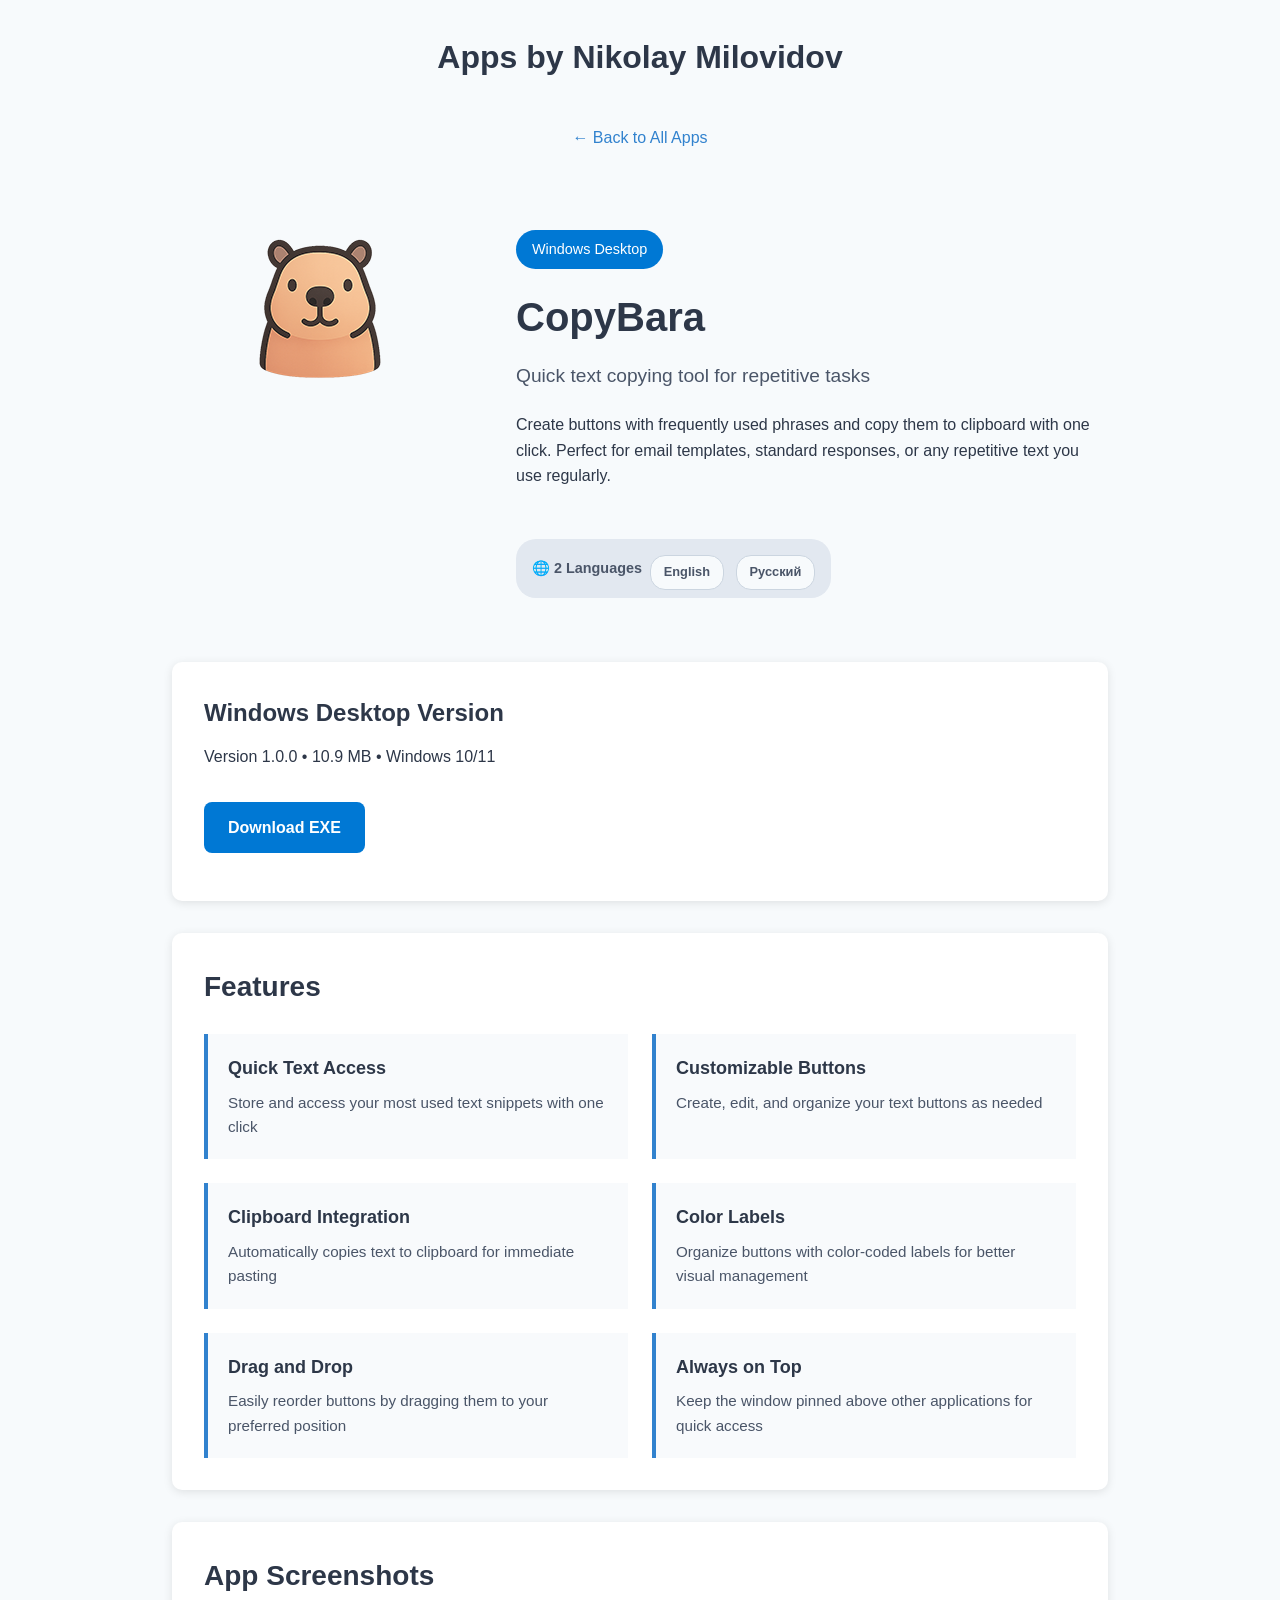
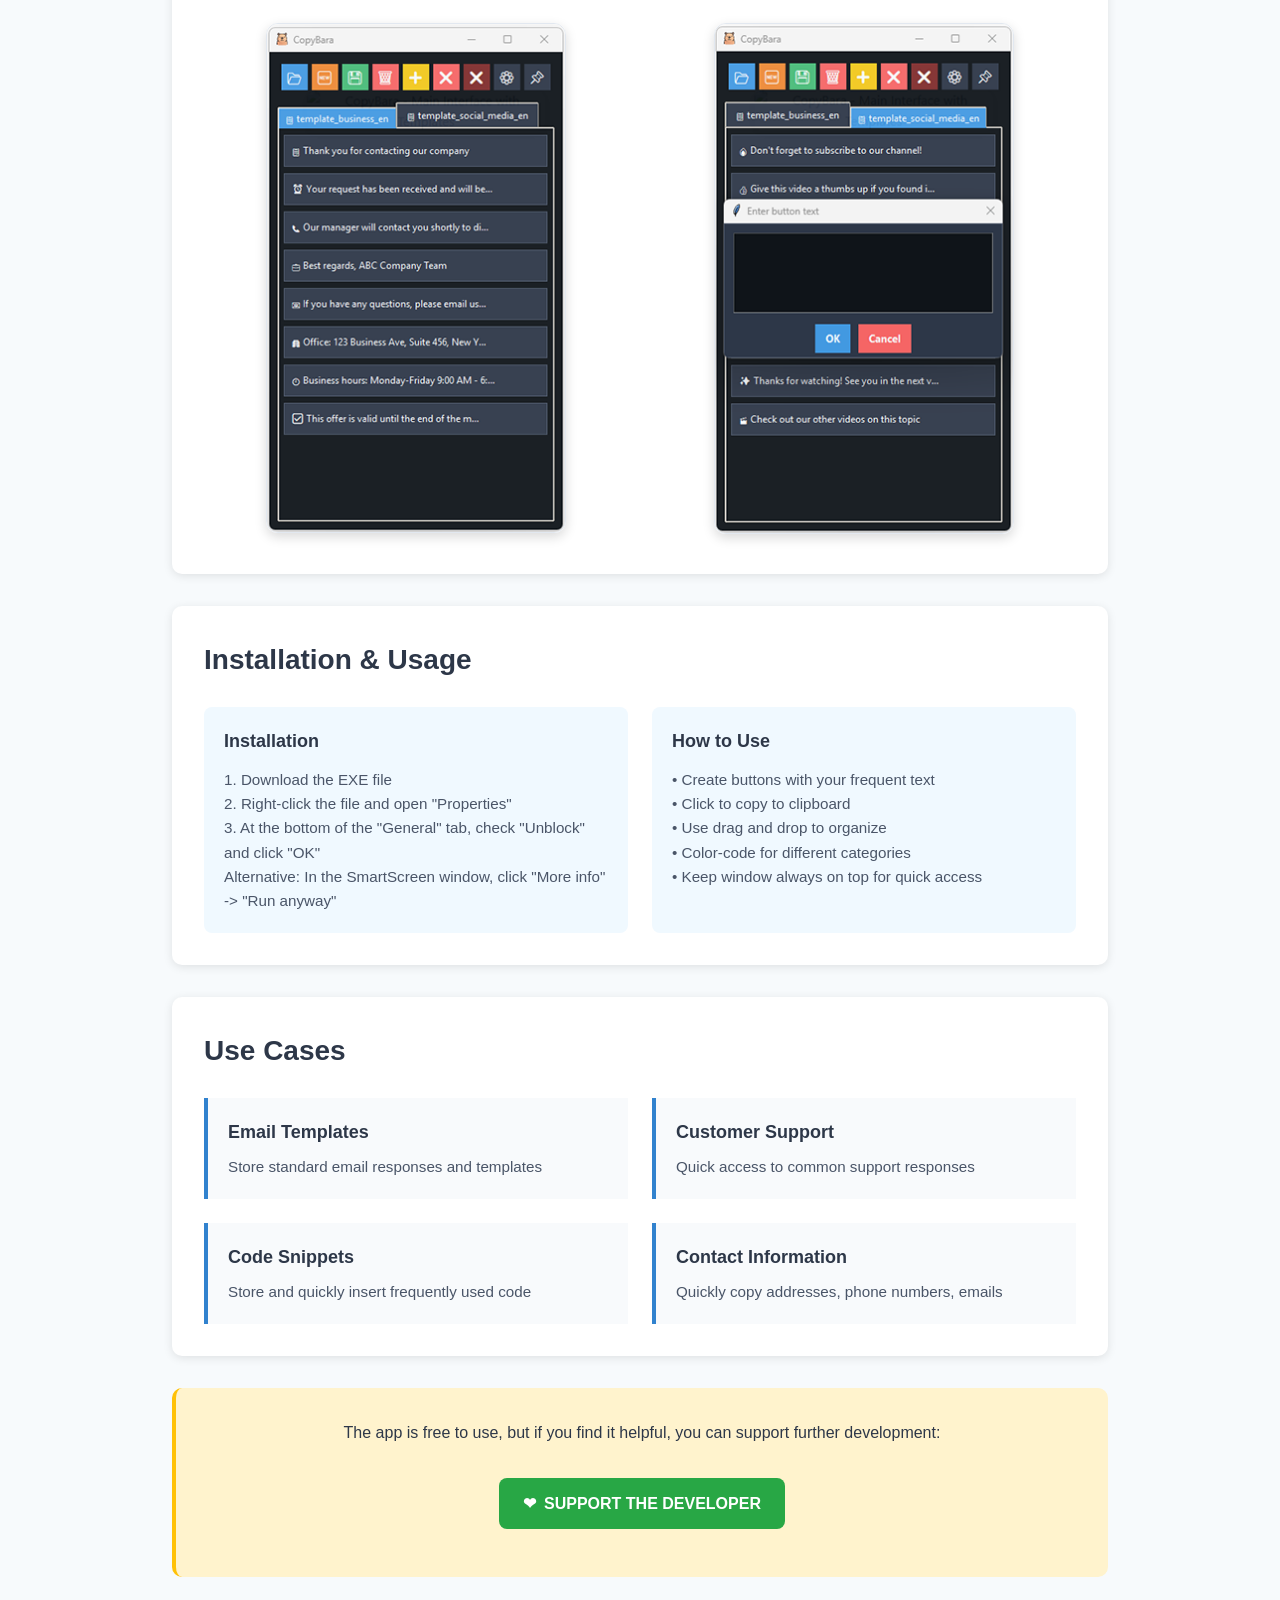
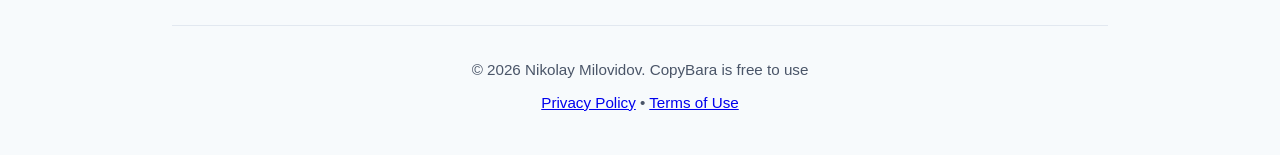
<file: copybara.html>
<!DOCTYPE html>
<html lang="en">
<head>
    <meta charset="UTF-8">
    <meta name="viewport" content="width=device-width, initial-scale=1.0">
    <title>CopyBara - Quick Text Copying Tool for Windows | Nikolay Milovidov</title>
    <meta name="description" content="Download CopyBara - quick text copying tool for Windows desktop">
    <link rel="stylesheet" href="all.css">
</head>
<body class="copybara">
    <header class="header">
        <h1>Apps by Nikolay Milovidov</h1>
        <br>
        <a href="index.html" class="back-link">← Back to All Apps</a>
    </header>

    <main>
        <section class="app-hero">
            <img src="images/copybara.png" alt="CopyBara" class="app-icon-large">
            <div class="app-info">
                <span class="platform-badge-large">Windows Desktop</span>
                <h1>CopyBara</h1>
                <p class="app-tagline">Quick text copying tool for repetitive tasks</p>
                <p>Create buttons with frequently used phrases and copy them to clipboard with one click. Perfect for email templates, standard responses, or any repetitive text you use regularly.</p>
                <br>
                <div class="languages-badge">
                    🌐 2 Languages
                    <div class="languages-list">
                        <span class="language-tag">English</span>
                        <span class="language-tag">Русский</span>
                    </div>
                </div>
            </div>
        </section>

        <section class="download-section">
            <div class="platform-download">
                <h3>Windows Desktop Version</h3>
                <p>Version 1.0.0 • 10.9 MB • Windows 10/11</p>
                <a href="downloads/windows/CopyBara_Setup.exe" class="btn" download>Download EXE</a>
            </div>
        </section>

        <section class="features-section">
            <h2>Features</h2>
            <div class="features-grid">
                <div class="feature">
                    <h4>Quick Text Access</h4>
                    <p>Store and access your most used text snippets with one click</p>
                </div>
                <div class="feature">
                    <h4>Customizable Buttons</h4>
                    <p>Create, edit, and organize your text buttons as needed</p>
                </div>
                <div class="feature">
                    <h4>Clipboard Integration</h4>
                    <p>Automatically copies text to clipboard for immediate pasting</p>
                </div>
                <div class="feature">
                    <h4>Color Labels</h4>
                    <p>Organize buttons with color-coded labels for better visual management</p>
                </div>
                <div class="feature">
                    <h4>Drag and Drop</h4>
                    <p>Easily reorder buttons by dragging them to your preferred position</p>
                </div>
                <div class="feature">
                    <h4>Always on Top</h4>
                    <p>Keep the window pinned above other applications for quick access</p>
                </div>
            </div>
        </section>

        <section class="screenshots-section">
            <h2>App Screenshots</h2>
            <div class="screenshots-container">
                <div class="screenshot-item">
                    <img src="images/copybara-1.png" alt="CopyBara - Main Interface with Templates" class="screenshot-image">
                </div>
                <div class="screenshot-item">
                    <img src="images/copybara-2.png" alt="CopyBara - Main Interface with Templates" class="screenshot-image">
                </div>
            </div>
        </section>

        <section class="instructions">
            <h2>Installation & Usage</h2>
            <div class="instructions-grid">
                <div class="instruction-step">
                    <h4>Installation</h4>
                    <p>1. Download the EXE file<br>
                       2. Right-click the file and open "Properties"<br>
                       3. At the bottom of the "General" tab, check "Unblock" and click "OK"<br>
                    Alternative: In the SmartScreen window, click "More info" -> "Run anyway"</p>
                </div>
                <div class="instruction-step">
                    <h4>How to Use</h4>
                    <p>• Create buttons with your frequent text<br>
                       • Click to copy to clipboard<br>
                       • Use drag and drop to organize<br>
                       • Color-code for different categories<br>
                       • Keep window always on top for quick access</p>
                </div>
            </div>
        </section>

        <section class="features-section">
            <h2>Use Cases</h2>
            <div class="features-grid">
                <div class="feature">
                    <h4>Email Templates</h4>
                    <p>Store standard email responses and templates</p>
                </div>
                <div class="feature">
                    <h4>Customer Support</h4>
                    <p>Quick access to common support responses</p>
                </div>
                <div class="feature">
                    <h4>Code Snippets</h4>
                    <p>Store and quickly insert frequently used code</p>
                </div>
                <div class="feature">
                    <h4>Contact Information</h4>
                    <p>Quickly copy addresses, phone numbers, emails</p>
                </div>
            </div>
        </section>

        <section class="support-section">
            <p>The app is free to use, but if you find it helpful, you can support further development:</p>
            <a href="https://milovision.art/donate.html" class="btn btn-support"><span>❤</span> SUPPORT THE DEVELOPER</a>
        </section>
    </main>

    <footer class="footer">
        <p>&copy; 2026 Nikolay Milovidov. CopyBara is free to use</p>
        <p><a href="privacy.html">Privacy Policy</a> • <a href="terms.html">Terms of Use</a></p>
    </footer>
</body>
</html>
</file>
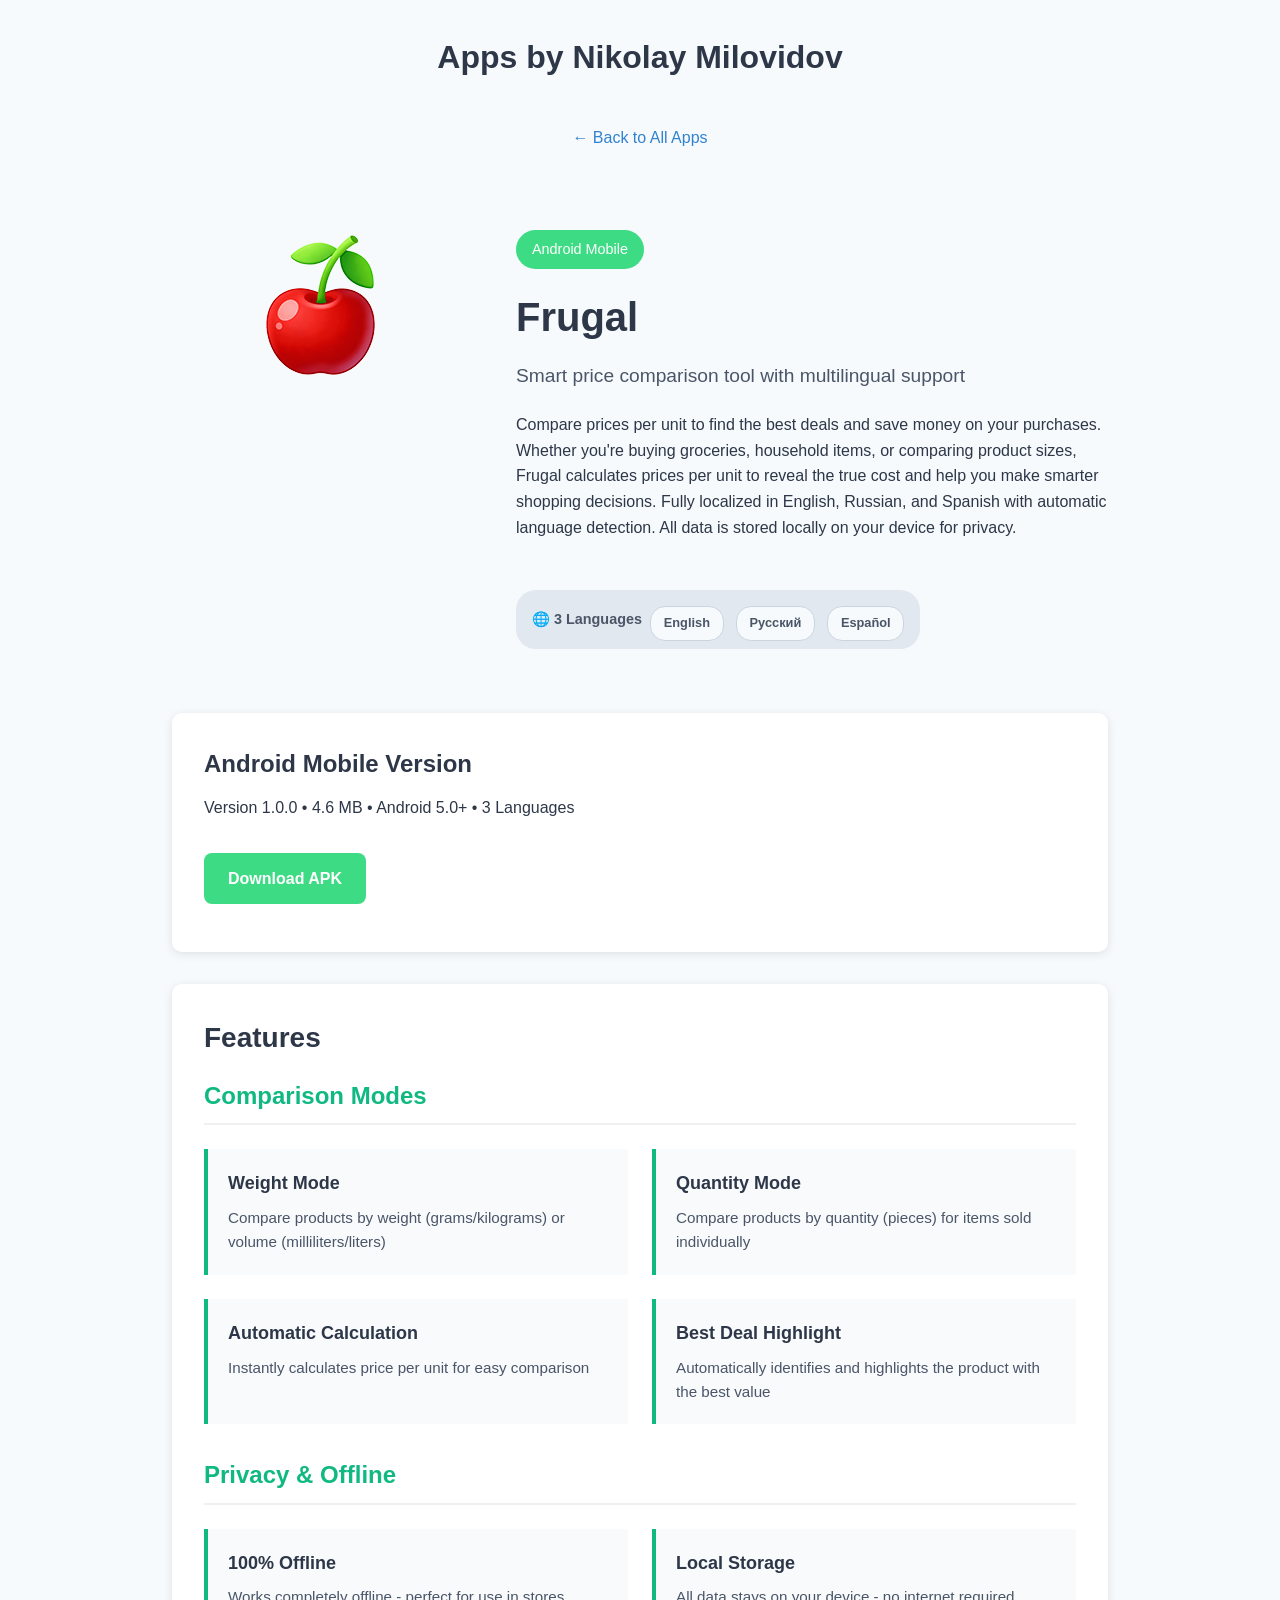
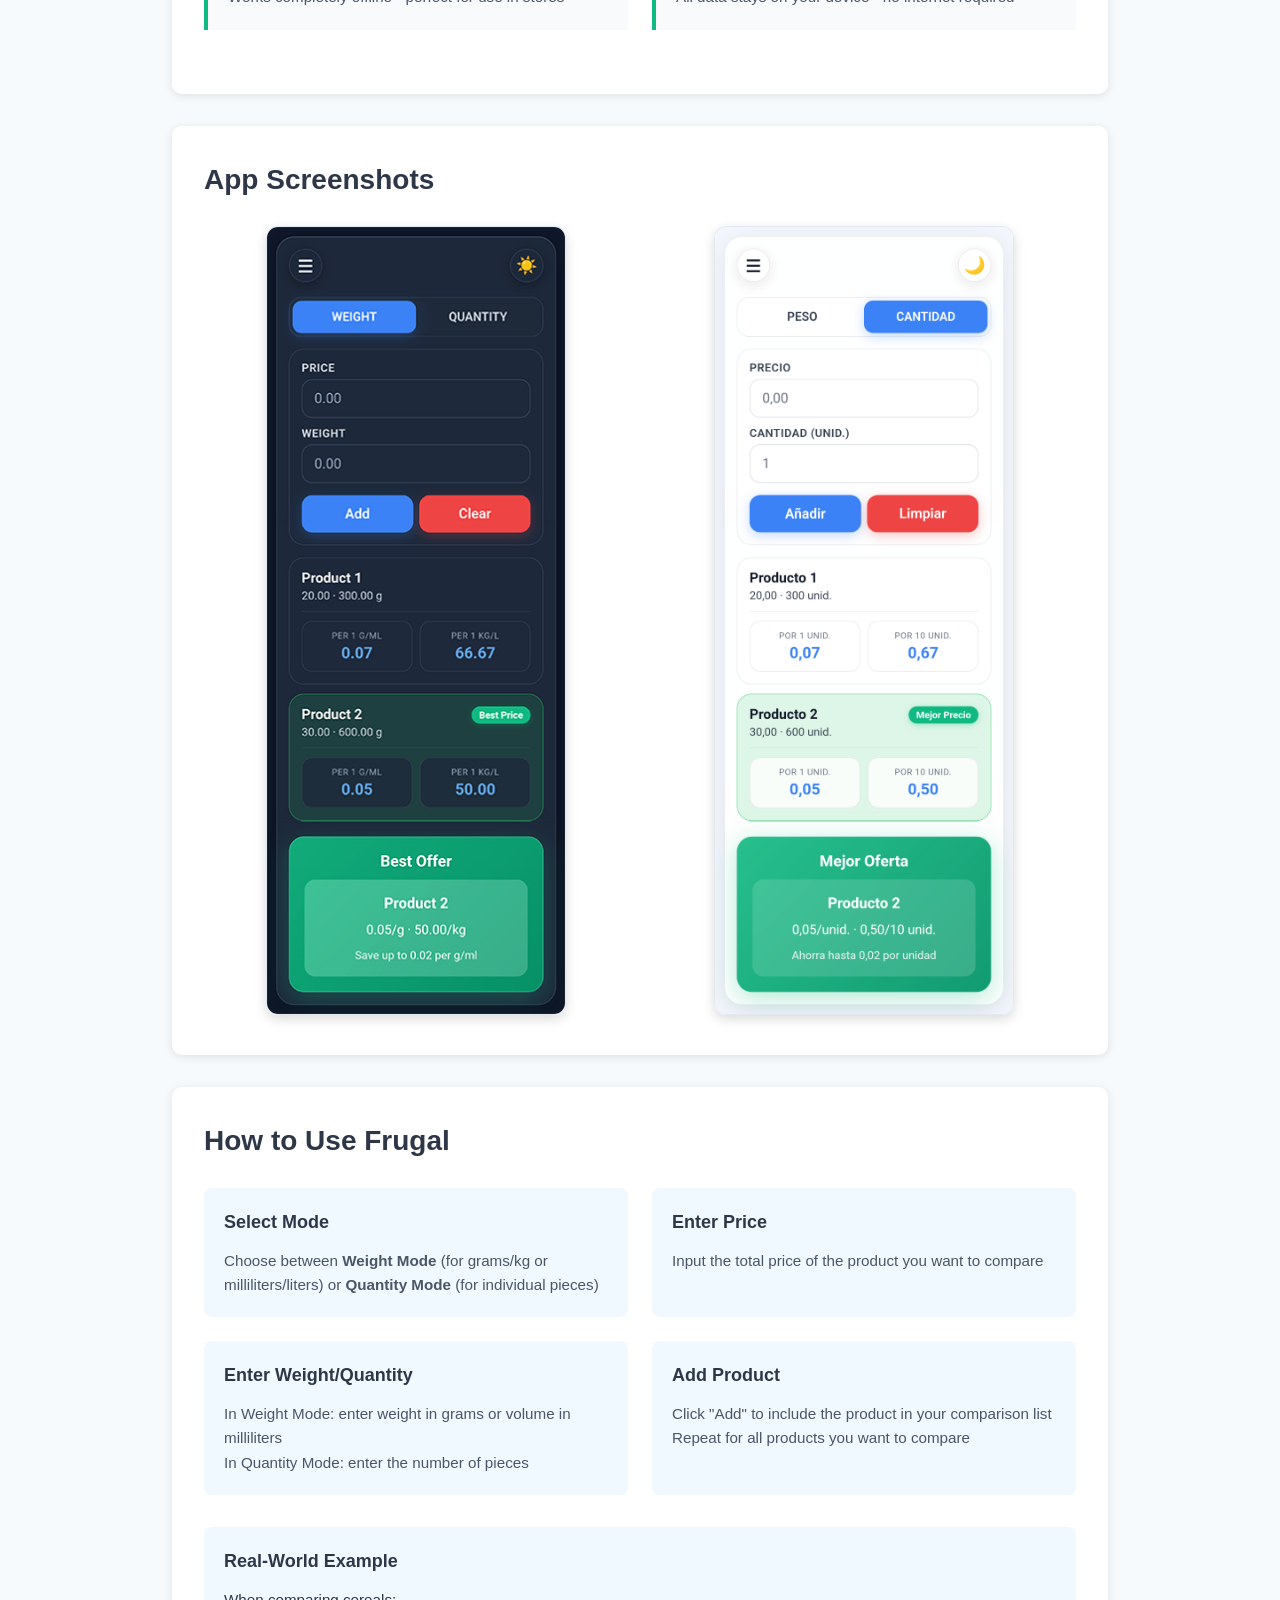
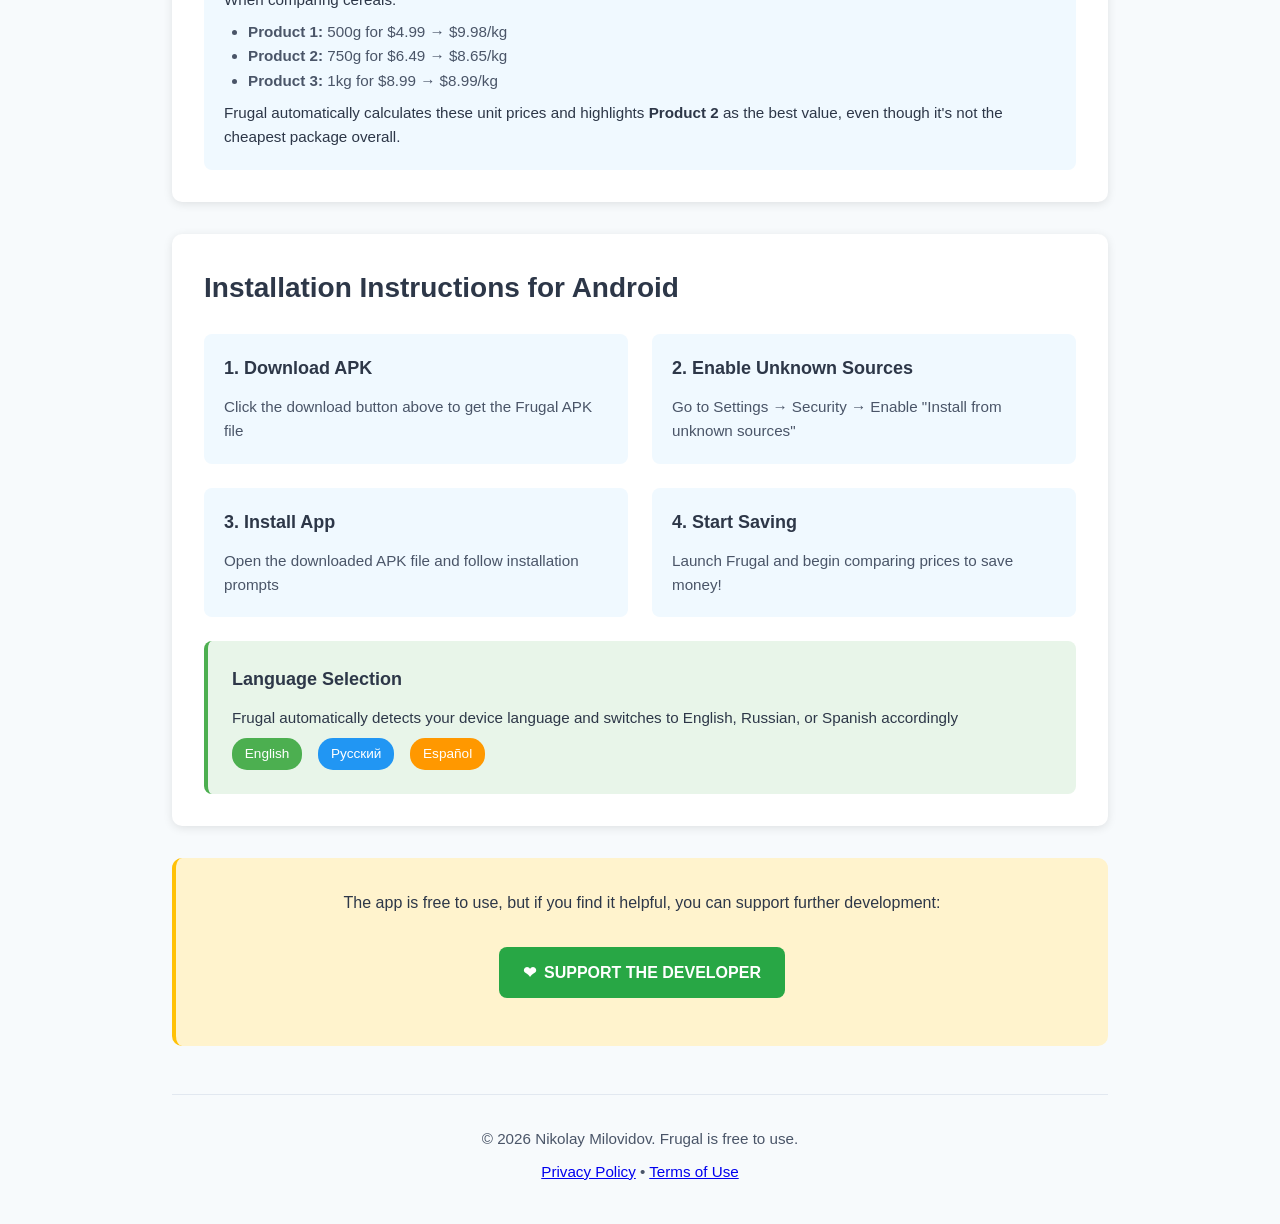
<file: frugal.html>
<!DOCTYPE html>
<html lang="en">
<head>
    <meta charset="UTF-8">
    <meta name="viewport" content="width=device-width, initial-scale=1.0">
    <title>Frugal - Price Comparison App for Android | Nikolay Milovidov</title>
    <meta name="description" content="Download Frugal - smart price comparison tool for Android with English, Russian, and Spanish support">
    <link rel="stylesheet" href="all.css">
</head>
<body class="frugal">
    <header class="header">
        <h1>Apps by Nikolay Milovidov</h1>
        <br>
        <a href="index.html" class="back-link">← Back to All Apps</a>
    </header>

    <main>
        <section class="app-hero">
            <img src="images/frugal.png" alt="Frugal" class="app-icon-large">
            <div class="app-info">
                <span class="platform-badge-large">Android Mobile</span>
                <h1>Frugal</h1>
                <p class="app-tagline">Smart price comparison tool with multilingual support</p>
                <p>Compare prices per unit to find the best deals and save money on your purchases. Whether you're buying groceries, household items, or comparing product sizes, Frugal calculates prices per unit to reveal the true cost and help you make smarter shopping decisions. Fully localized in English, Russian, and Spanish with automatic language detection. All data is stored locally on your device for privacy.</p>
                <br>
                <div class="languages-badge">
                    🌐 3 Languages
                    <div class="languages-list">
                        <span class="language-tag">English</span>
                        <span class="language-tag">Русский</span>
                        <span class="language-tag">Español</span>
                    </div>
                </div>
            </div>
        </section>

        <section class="download-section">
            <div class="platform-download">
                <h3>Android Mobile Version</h3>
                <p>Version 1.0.0 • 4.6 MB • Android 5.0+ • 3 Languages</p>
                <a href="downloads/android/Frugal_1.0.0.apk" class="btn" download>Download APK</a>
            </div>
        </section>

        <section class="features-section">
            <h2>Features</h2>

            <div class="feature-category">
                <h3>Comparison Modes</h3>
                <div class="features-grid">
                    <div class="feature">
                        <h4>Weight Mode</h4>
                        <p>Compare products by weight (grams/kilograms) or volume (milliliters/liters)</p>
                    </div>
                    <div class="feature">
                        <h4>Quantity Mode</h4>
                        <p>Compare products by quantity (pieces) for items sold individually</p>
                    </div>
                    <div class="feature">
                        <h4>Automatic Calculation</h4>
                        <p>Instantly calculates price per unit for easy comparison</p>
                    </div>
                    <div class="feature">
                        <h4>Best Deal Highlight</h4>
                        <p>Automatically identifies and highlights the product with the best value</p>
                    </div>
                </div>
            </div>

            <div class="feature-category">
                <h3>Privacy & Offline</h3>
                <div class="features-grid">
                    <div class="feature">
                        <h4>100% Offline</h4>
                        <p>Works completely offline - perfect for use in stores</p>
                    </div>
                    <div class="feature">
                        <h4>Local Storage</h4>
                        <p>All data stays on your device - no internet required</p>
                    </div>
                </div>
            </div>
        </section>

        <section class="screenshots-section">
            <h2>App Screenshots</h2>
            <div class="screenshots-container">
                <div class="screenshot-item">
                    <img src="images/frugal-en.png" alt="Frugal - English Interface" class="screenshot-image">
                </div>
                <div class="screenshot-item">
                    <img src="images/frugal-es.png" alt="Frugal - Spanish interface" class="screenshot-image">
                </div>
            </div>
        </section>

        <section class="instructions">
            <h2>How to Use Frugal</h2>
            <div class="instructions-grid">
                <div class="instruction-step">
                    <h4>Select Mode</h4>
                    <p>Choose between <strong>Weight Mode</strong> (for grams/kg or milliliters/liters) or <strong>Quantity Mode</strong> (for individual pieces)</p>
                </div>
                <div class="instruction-step">
                    <h4>Enter Price</h4>
                    <p>Input the total price of the product you want to compare</p>
                </div>
                <div class="instruction-step">
                    <h4>Enter Weight/Quantity</h4>
                    <p>In Weight Mode: enter weight in grams or volume in milliliters<br>
                       In Quantity Mode: enter the number of pieces</p>
                </div>
                <div class="instruction-step">
                    <h4>Add Product</h4>
                    <p>Click "Add" to include the product in your comparison list<br>
                       Repeat for all products you want to compare</p>
                </div>
            </div>

            <div class="example-box">
                <h4>Real-World Example</h4>
                <p>When comparing cereals:</p>
                <ul>
                    <li><strong>Product 1:</strong> 500g for $4.99 → $9.98/kg</li>
                    <li><strong>Product 2:</strong> 750g for $6.49 → $8.65/kg</li>
                    <li><strong>Product 3:</strong> 1kg for $8.99 → $8.99/kg</li>
                </ul>
                <p>Frugal automatically calculates these unit prices and highlights <strong>Product 2</strong> as the best value, even though it's not the cheapest package overall.</p>
            </div>
        </section>

        <section class="instructions">
            <h2>Installation Instructions for Android</h2>
            <div class="instructions-grid">
                <div class="instruction-step">
                    <h4>1. Download APK</h4>
                    <p>Click the download button above to get the Frugal APK file</p>
                </div>
                <div class="instruction-step">
                    <h4>2. Enable Unknown Sources</h4>
                    <p>Go to Settings → Security → Enable "Install from unknown sources"</p>
                </div>
                <div class="instruction-step">
                    <h4>3. Install App</h4>
                    <p>Open the downloaded APK file and follow installation prompts</p>
                </div>
                <div class="instruction-step">
                    <h4>4. Start Saving</h4>
                    <p>Launch Frugal and begin comparing prices to save money!</p>
                </div>
            </div>

            <div class="language-note-box">
                <h4>Language Selection</h4>
                <p>Frugal automatically detects your device language and switches to English, Russian, or Spanish accordingly</p>
                <div class="language-tags">
                    <span class="language-tag-colored lang-english">English</span>
                    <span class="language-tag-colored lang-russian">Русский</span>
                    <span class="language-tag-colored lang-spanish">Español</span>
                </div>
            </div>
        </section>

        <section class="support-section">
            <p>The app is free to use, but if you find it helpful, you can support further development:</p>
            <a href="https://milovision.art/donate.html" class="btn btn-support"><span>❤</span> SUPPORT THE DEVELOPER</a>
        </section>
    </main>

    <footer class="footer">
        <p>&copy; 2026 Nikolay Milovidov. Frugal is free to use.</p>
        <p><a href="privacy.html">Privacy Policy</a> • <a href="terms.html">Terms of Use</a></p>
    </footer>
</body>
</html>
</file>
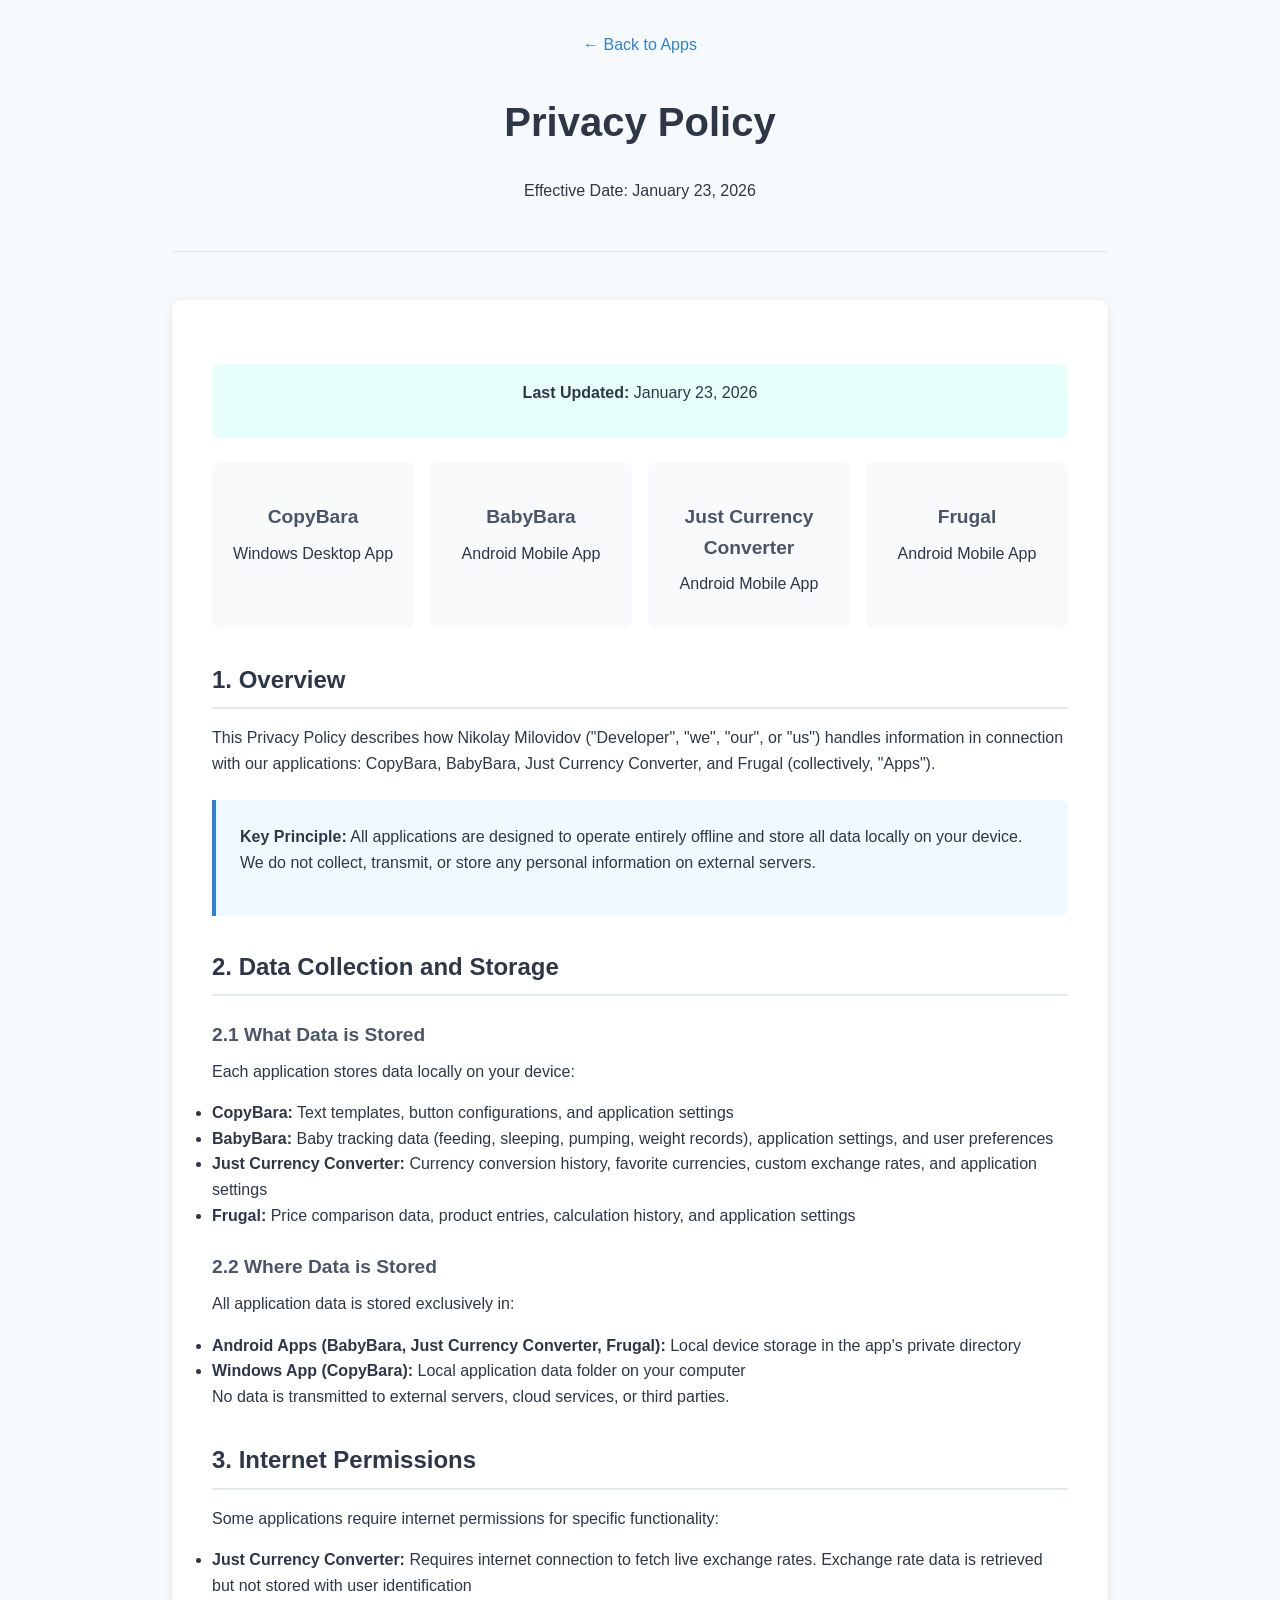
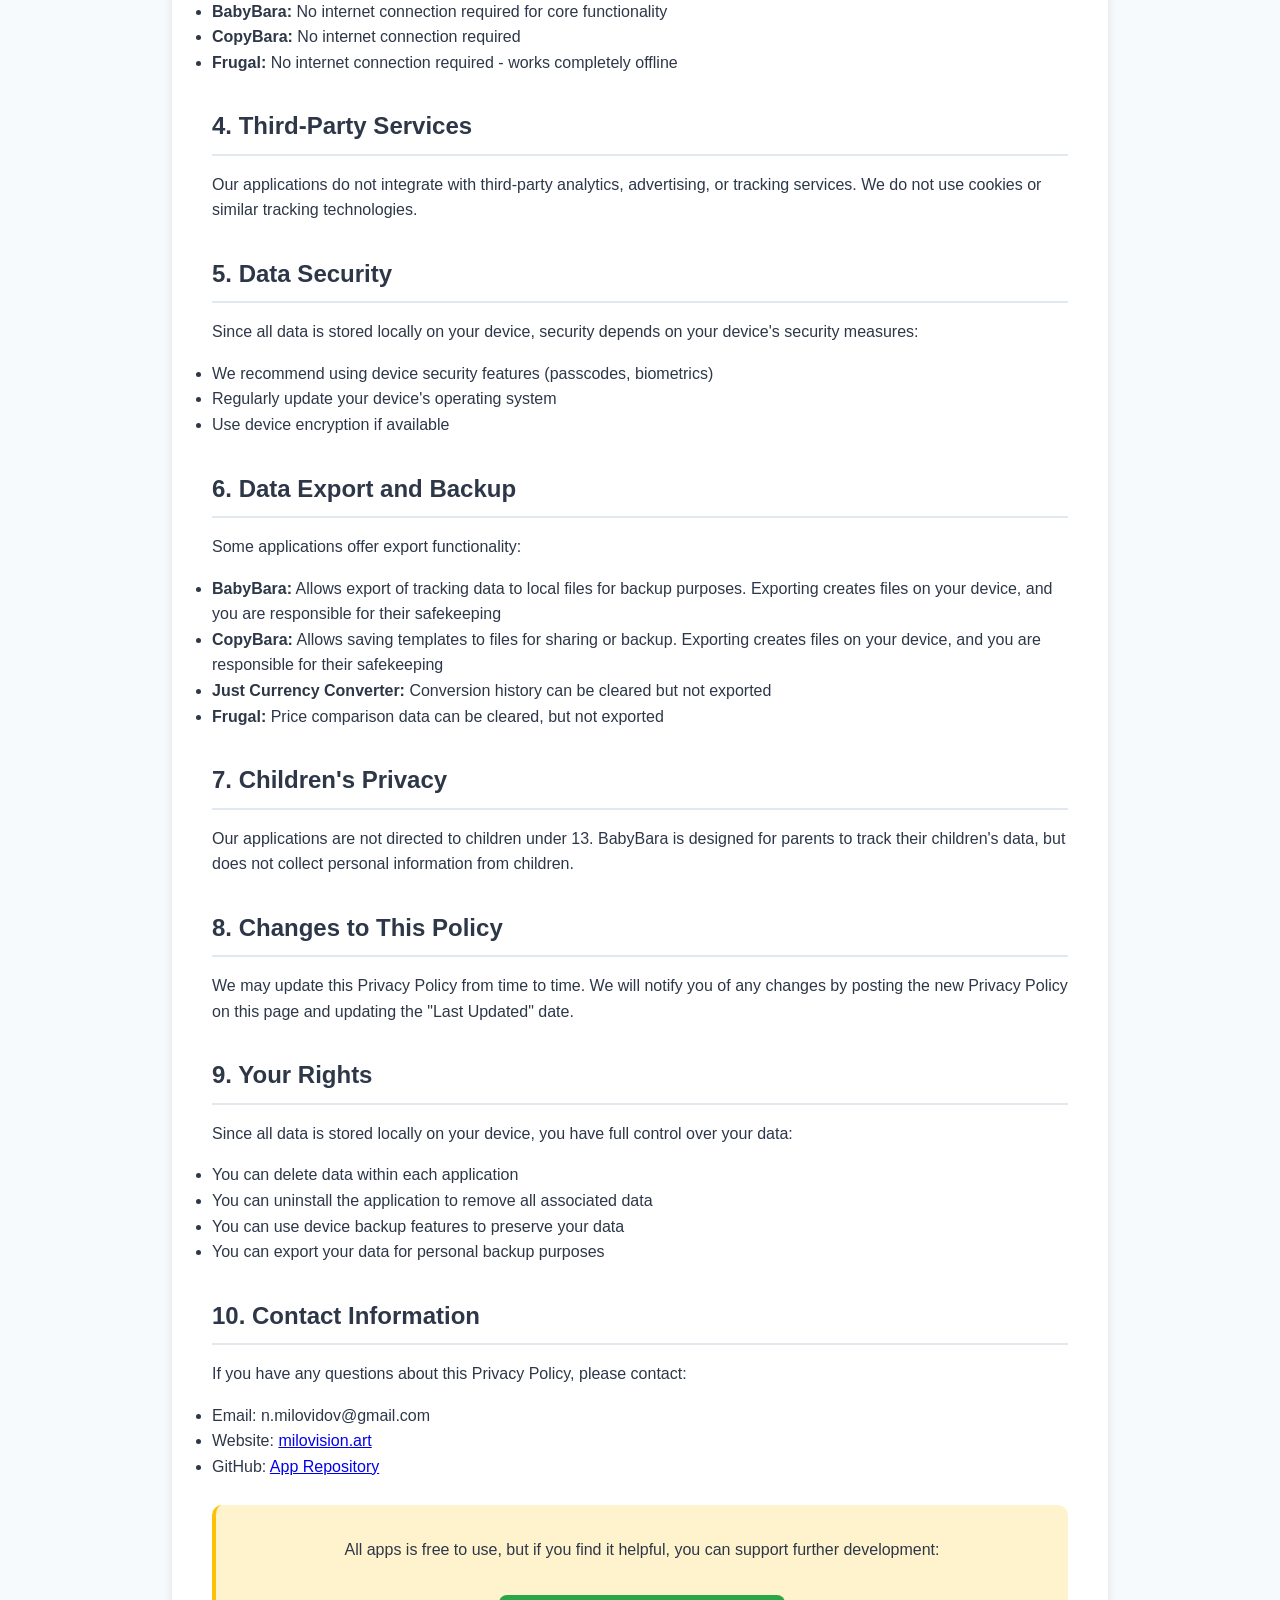
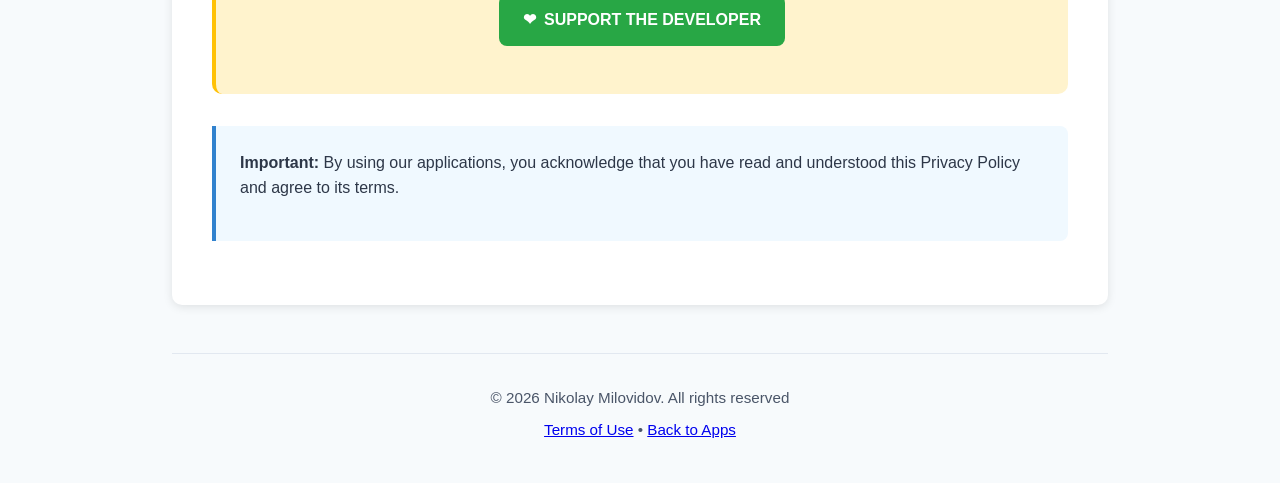
<file: privacy.html>
<!DOCTYPE html>
<html lang="en">
<head>
    <meta charset="UTF-8">
    <meta name="viewport" content="width=device-width, initial-scale=1.0">
    <title>Privacy Policy - Apps by Nikolay Milovidov</title>
    <meta name="description" content="Privacy policy for CopyBara, BabyBara, Just Currency Converter, and Frugal apps">
    <link rel="stylesheet" href="all.css">
</head>
<body class="privacy">
    <header class="header">
        <a href="index.html" class="back-link">← Back to Apps</a>
        <h1>Privacy Policy</h1>
        <p>Effective Date: January 23, 2026</p>
    </header>

    <main>
        <section class="content-section">
            <div class="update-date">
                <p><strong>Last Updated:</strong> January 23, 2026</p>
            </div>

            <div class="app-list">
                <div class="app-item">
                    <h3>CopyBara</h3>
                    <p>Windows Desktop App</p>
                </div>
                <div class="app-item">
                    <h3>BabyBara</h3>
                    <p>Android Mobile App</p>
                </div>
                <div class="app-item">
                    <h3>Just Currency Converter</h3>
                    <p>Android Mobile App</p>
                </div>
                <div class="app-item">
                    <h3>Frugal</h3>
                    <p>Android Mobile App</p>
                </div>
            </div>

            <h2>1. Overview</h2>
            <p>This Privacy Policy describes how Nikolay Milovidov ("Developer", "we", "our", or "us") handles information in connection with our applications: CopyBara, BabyBara, Just Currency Converter, and Frugal (collectively, "Apps").</p>

            <div class="highlight-box">
                <p><strong>Key Principle:</strong> All applications are designed to operate entirely offline and store all data locally on your device. We do not collect, transmit, or store any personal information on external servers.</p>
            </div>

            <h2>2. Data Collection and Storage</h2>

            <h3>2.1 What Data is Stored</h3>
            <p>Each application stores data locally on your device:</p>
            <ul>
                <li><strong>CopyBara:</strong> Text templates, button configurations, and application settings</li>
                <li><strong>BabyBara:</strong> Baby tracking data (feeding, sleeping, pumping, weight records), application settings, and user preferences</li>
                <li><strong>Just Currency Converter:</strong> Currency conversion history, favorite currencies, custom exchange rates, and application settings</li>
                <li><strong>Frugal:</strong> Price comparison data, product entries, calculation history, and application settings</li>
            </ul>

            <h3>2.2 Where Data is Stored</h3>
            <p>All application data is stored exclusively in:</p>
            <ul>
                <li><strong>Android Apps (BabyBara, Just Currency Converter, Frugal):</strong> Local device storage in the app's private directory</li>
                <li><strong>Windows App (CopyBara):</strong> Local application data folder on your computer</li>
            </ul>
            <p>No data is transmitted to external servers, cloud services, or third parties.</p>

            <h2>3. Internet Permissions</h2>
            <p>Some applications require internet permissions for specific functionality:</p>
            <ul>
                <li><strong>Just Currency Converter:</strong> Requires internet connection to fetch live exchange rates. Exchange rate data is retrieved but not stored with user identification</li>
                <li><strong>BabyBara:</strong> No internet connection required for core functionality</li>
                <li><strong>CopyBara:</strong> No internet connection required</li>
                <li><strong>Frugal:</strong> No internet connection required - works completely offline</li>
            </ul>

            <h2>4. Third-Party Services</h2>
            <p>Our applications do not integrate with third-party analytics, advertising, or tracking services. We do not use cookies or similar tracking technologies.</p>

            <h2>5. Data Security</h2>
            <p>Since all data is stored locally on your device, security depends on your device's security measures:</p>
            <ul>
                <li>We recommend using device security features (passcodes, biometrics)</li>
                <li>Regularly update your device's operating system</li>
                <li>Use device encryption if available</li>
            </ul>

            <h2>6. Data Export and Backup</h2>
            <p>Some applications offer export functionality:</p>
            <ul>
                <li><strong>BabyBara:</strong> Allows export of tracking data to local files for backup purposes. Exporting creates files on your device, and you are responsible for their safekeeping</li>
                <li><strong>CopyBara:</strong> Allows saving templates to files for sharing or backup. Exporting creates files on your device, and you are responsible for their safekeeping</li>
                <li><strong>Just Currency Converter:</strong> Conversion history can be cleared but not exported</li>
                <li><strong>Frugal:</strong> Price comparison data can be cleared, but not exported</li>
            </ul>

            <h2>7. Children's Privacy</h2>
            <p>Our applications are not directed to children under 13. BabyBara is designed for parents to track their children's data, but does not collect personal information from children.</p>

            <h2>8. Changes to This Policy</h2>
            <p>We may update this Privacy Policy from time to time. We will notify you of any changes by posting the new Privacy Policy on this page and updating the "Last Updated" date.</p>

            <h2>9. Your Rights</h2>
            <p>Since all data is stored locally on your device, you have full control over your data:</p>
            <ul>
                <li>You can delete data within each application</li>
                <li>You can uninstall the application to remove all associated data</li>
                <li>You can use device backup features to preserve your data</li>
                <li>You can export your data for personal backup purposes</li>
            </ul>

            <h2>10. Contact Information</h2>
            <p>If you have any questions about this Privacy Policy, please contact:</p>
            <ul>
                <li>Email: n.milovidov@gmail.com</li>
                <li>Website: <a href="https://milovision.art">milovision.art</a></li>
                <li>GitHub: <a href="https://github.com/yourusername/MyApp-Releases">App Repository</a></li>
            </ul><br>

            <section class="support-section">
                <p>All apps is free to use, but if you find it helpful, you can support further development:</p>
                <a href="https://milovision.art/donate.html" class="btn btn-support"><span>❤</span> SUPPORT THE DEVELOPER</a>
            </section>

            <div class="highlight-box">
                <p><strong>Important:</strong> By using our applications, you acknowledge that you have read and understood this Privacy Policy and agree to its terms.</p>
            </div>
        </section>
    </main>

    <footer class="footer">
        <p>&copy; 2026 Nikolay Milovidov. All rights reserved</p>
        <p><a href="terms.html">Terms of Use</a> • <a href="index.html">Back to Apps</a></p>
    </footer>
</body>
</html>
</file>
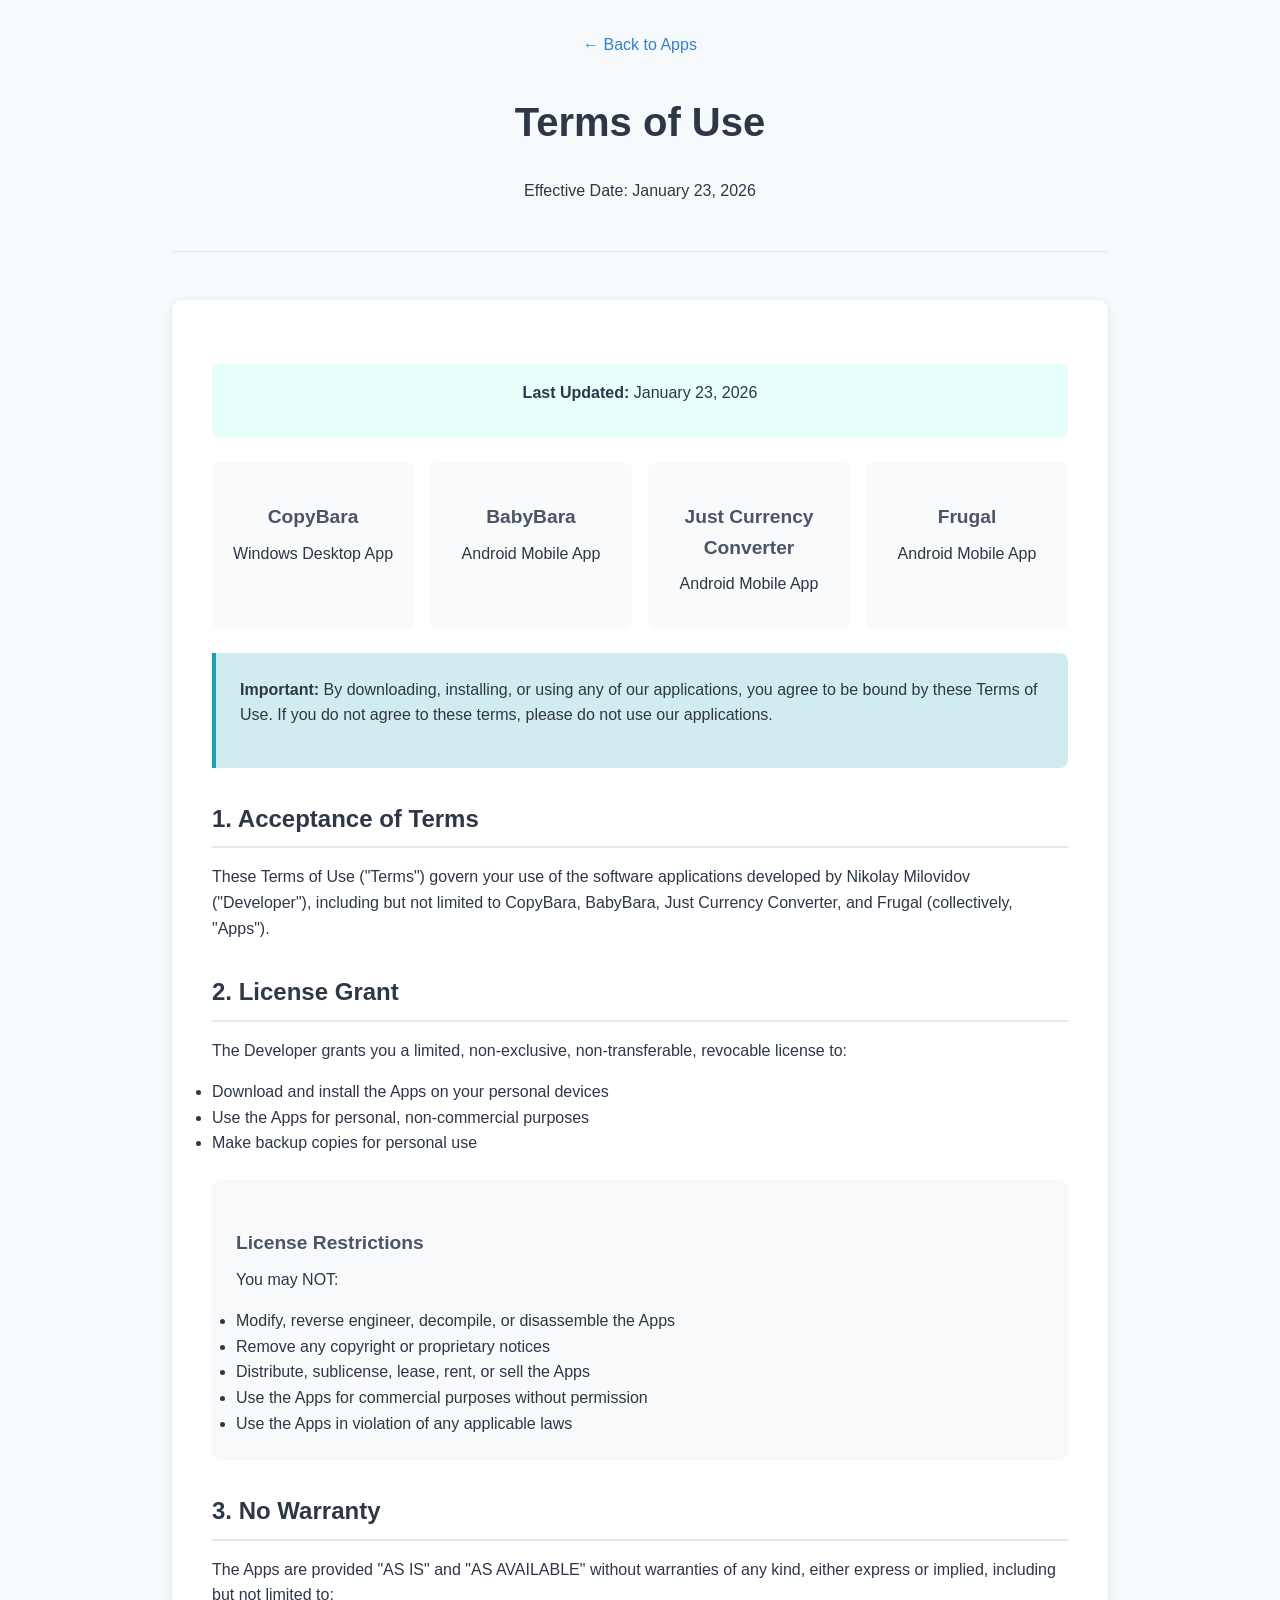
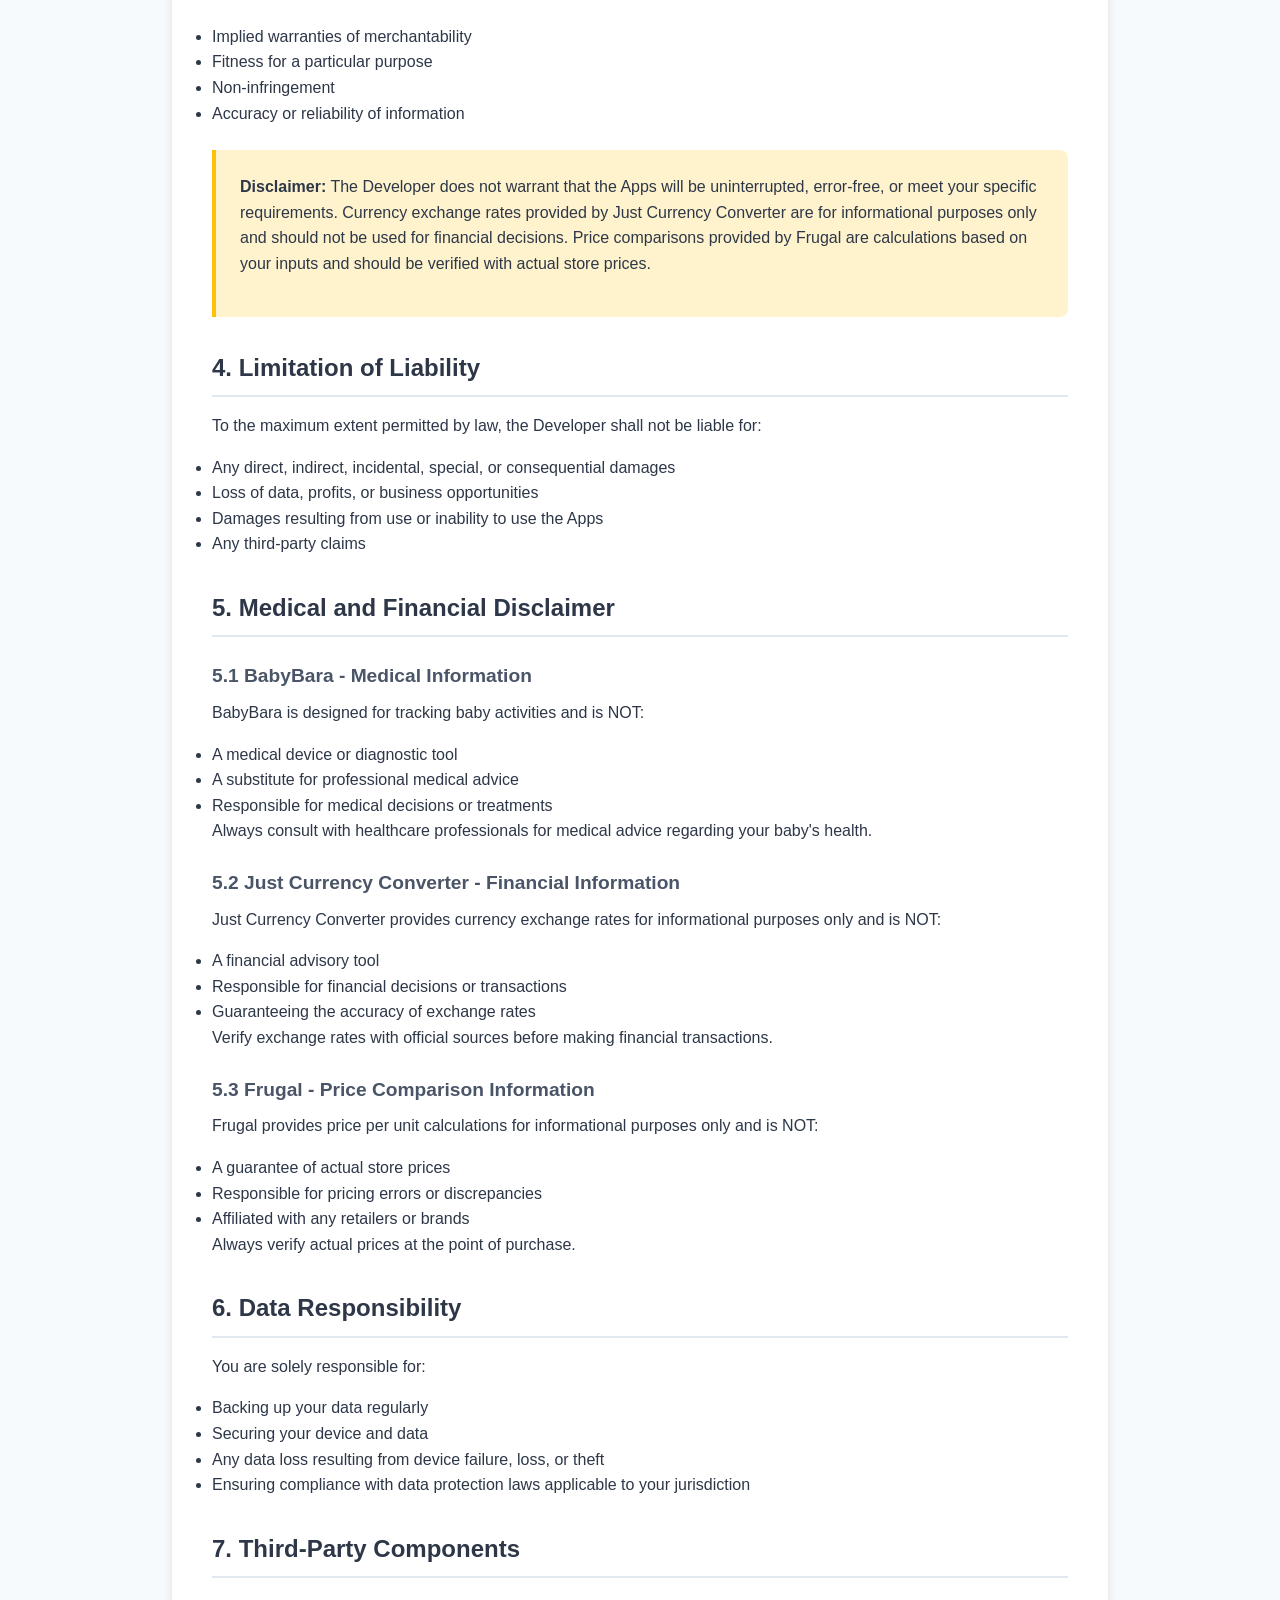
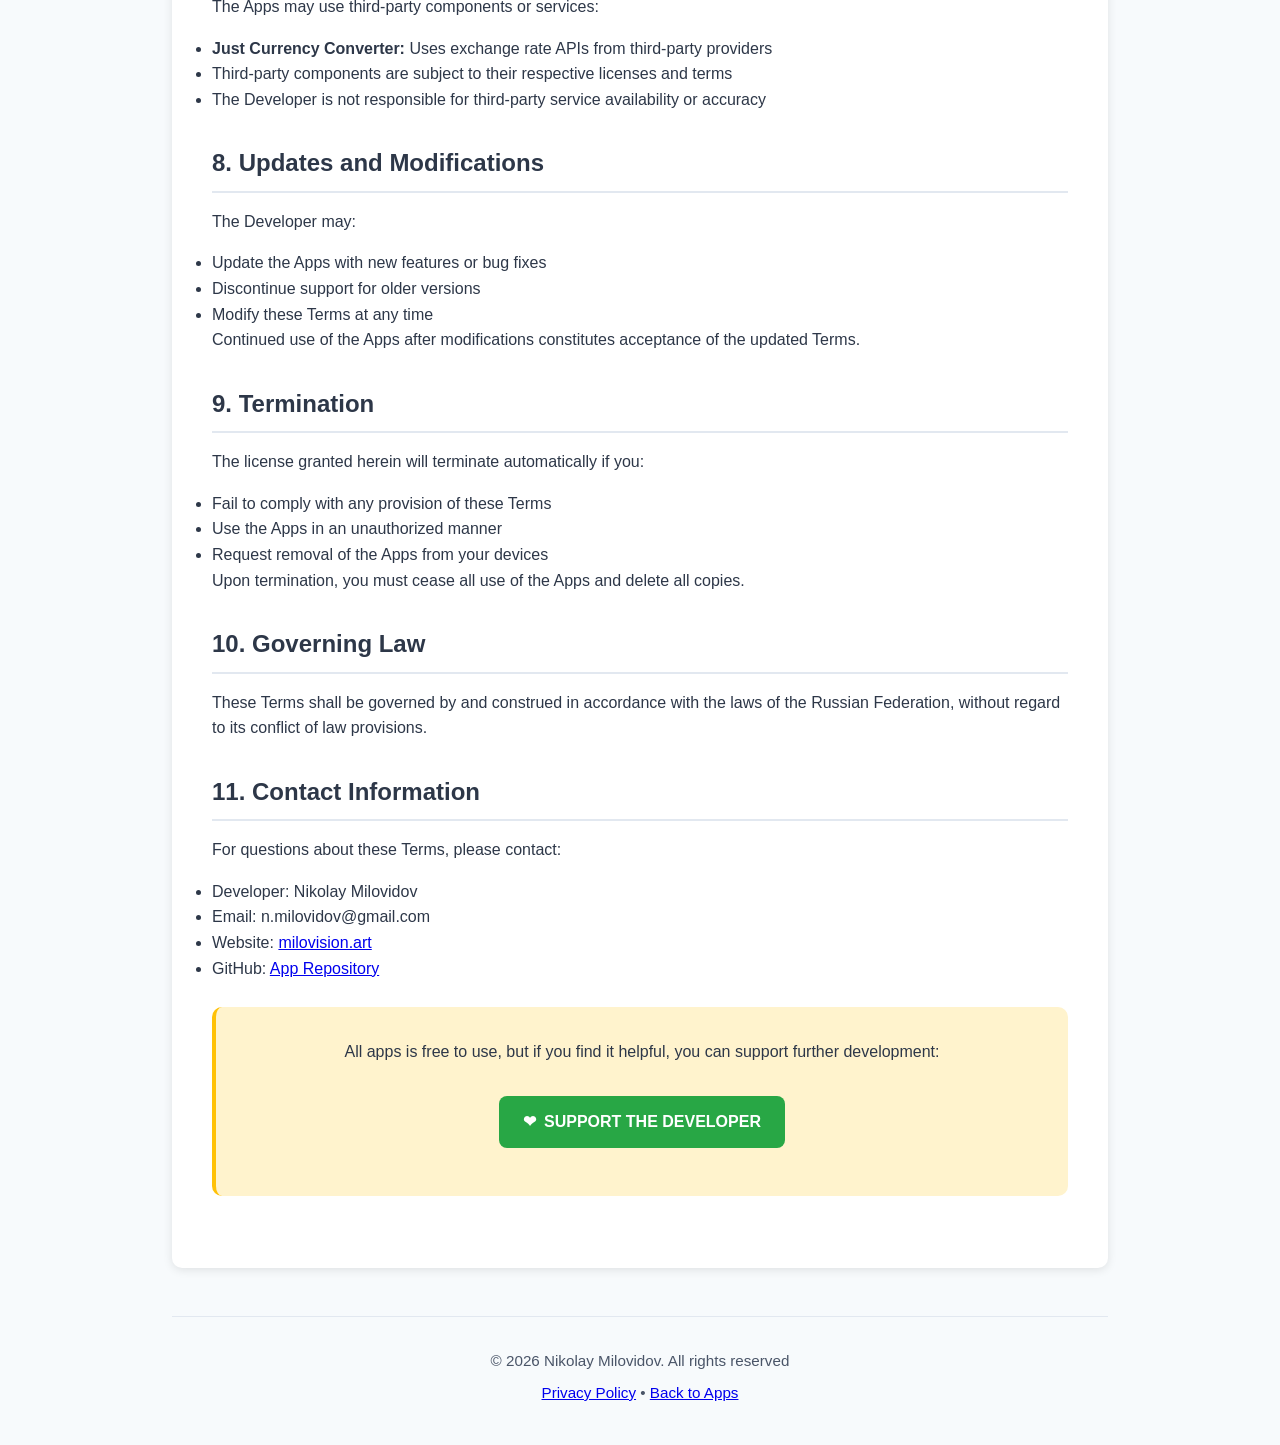
<file: terms.html>
<!DOCTYPE html>
<html lang="en">
<head>
    <meta charset="UTF-8">
    <meta name="viewport" content="width=device-width, initial-scale=1.0">
    <title>Terms of Use - Apps by Nikolay Milovidov</title>
    <meta name="description" content="Terms of use for CopyBara, BabyBara, Just Currency Converter, and Frugal apps">
    <link rel="stylesheet" href="all.css">
</head>
<body class="terms">
    <header class="header">
        <a href="index.html" class="back-link">← Back to Apps</a>
        <h1>Terms of Use</h1>
        <p>Effective Date: January 23, 2026</p>
    </header>

    <main>
        <section class="content-section">
            <div class="effective-date">
                <p><strong>Last Updated:</strong> January 23, 2026</p>
            </div>

            <div class="app-list">
                <div class="app-item">
                    <h3>CopyBara</h3>
                    <p>Windows Desktop App</p>
                </div>
                <div class="app-item">
                    <h3>BabyBara</h3>
                    <p>Android Mobile App</p>
                </div>
                <div class="app-item">
                    <h3>Just Currency Converter</h3>
                    <p>Android Mobile App</p>
                </div>
                <div class="app-item">
                    <h3>Frugal</h3>
                    <p>Android Mobile App</p>
                </div>
            </div>

            <div class="info-box">
                <p><strong>Important:</strong> By downloading, installing, or using any of our applications, you agree to be bound by these Terms of Use. If you do not agree to these terms, please do not use our applications.</p>
            </div>

            <h2>1. Acceptance of Terms</h2>
            <p>These Terms of Use ("Terms") govern your use of the software applications developed by Nikolay Milovidov ("Developer"), including but not limited to CopyBara, BabyBara, Just Currency Converter, and Frugal (collectively, "Apps").</p>

            <h2>2. License Grant</h2>
            <p>The Developer grants you a limited, non-exclusive, non-transferable, revocable license to:</p>
            <ul>
                <li>Download and install the Apps on your personal devices</li>
                <li>Use the Apps for personal, non-commercial purposes</li>
                <li>Make backup copies for personal use</li>
            </ul>

            <div class="license-section">
                <h3>License Restrictions</h3>
                <p>You may NOT:</p>
                <ul>
                    <li>Modify, reverse engineer, decompile, or disassemble the Apps</li>
                    <li>Remove any copyright or proprietary notices</li>
                    <li>Distribute, sublicense, lease, rent, or sell the Apps</li>
                    <li>Use the Apps for commercial purposes without permission</li>
                    <li>Use the Apps in violation of any applicable laws</li>
                </ul>
            </div>

            <h2>3. No Warranty</h2>
            <p>The Apps are provided "AS IS" and "AS AVAILABLE" without warranties of any kind, either express or implied, including but not limited to:</p>
            <ul>
                <li>Implied warranties of merchantability</li>
                <li>Fitness for a particular purpose</li>
                <li>Non-infringement</li>
                <li>Accuracy or reliability of information</li>
            </ul>

            <div class="warning-box">
                <p><strong>Disclaimer:</strong> The Developer does not warrant that the Apps will be uninterrupted, error-free, or meet your specific requirements. Currency exchange rates provided by Just Currency Converter are for informational purposes only and should not be used for financial decisions. Price comparisons provided by Frugal are calculations based on your inputs and should be verified with actual store prices.</p>
            </div>

            <h2>4. Limitation of Liability</h2>
            <p>To the maximum extent permitted by law, the Developer shall not be liable for:</p>
            <ul>
                <li>Any direct, indirect, incidental, special, or consequential damages</li>
                <li>Loss of data, profits, or business opportunities</li>
                <li>Damages resulting from use or inability to use the Apps</li>
                <li>Any third-party claims</li>
            </ul>

            <h2>5. Medical and Financial Disclaimer</h2>

            <h3>5.1 BabyBara - Medical Information</h3>
            <p>BabyBara is designed for tracking baby activities and is NOT:</p>
            <ul>
                <li>A medical device or diagnostic tool</li>
                <li>A substitute for professional medical advice</li>
                <li>Responsible for medical decisions or treatments</li>
            </ul>
            <p>Always consult with healthcare professionals for medical advice regarding your baby's health.</p>

            <h3>5.2 Just Currency Converter - Financial Information</h3>
            <p>Just Currency Converter provides currency exchange rates for informational purposes only and is NOT:</p>
            <ul>
                <li>A financial advisory tool</li>
                <li>Responsible for financial decisions or transactions</li>
                <li>Guaranteeing the accuracy of exchange rates</li>
            </ul>
            <p>Verify exchange rates with official sources before making financial transactions.</p>

            <h3>5.3 Frugal - Price Comparison Information</h3>
            <p>Frugal provides price per unit calculations for informational purposes only and is NOT:</p>
            <ul>
                <li>A guarantee of actual store prices</li>
                <li>Responsible for pricing errors or discrepancies</li>
                <li>Affiliated with any retailers or brands</li>
            </ul>
            <p>Always verify actual prices at the point of purchase.</p>

            <h2>6. Data Responsibility</h2>
            <p>You are solely responsible for:</p>
            <ul>
                <li>Backing up your data regularly</li>
                <li>Securing your device and data</li>
                <li>Any data loss resulting from device failure, loss, or theft</li>
                <li>Ensuring compliance with data protection laws applicable to your jurisdiction</li>
            </ul>

            <h2>7. Third-Party Components</h2>
            <p>The Apps may use third-party components or services:</p>
            <ul>
                <li><strong>Just Currency Converter:</strong> Uses exchange rate APIs from third-party providers</li>
                <li>Third-party components are subject to their respective licenses and terms</li>
                <li>The Developer is not responsible for third-party service availability or accuracy</li>
            </ul>

            <h2>8. Updates and Modifications</h2>
            <p>The Developer may:</p>
            <ul>
                <li>Update the Apps with new features or bug fixes</li>
                <li>Discontinue support for older versions</li>
                <li>Modify these Terms at any time</li>
            </ul>
            <p>Continued use of the Apps after modifications constitutes acceptance of the updated Terms.</p>

            <h2>9. Termination</h2>
            <p>The license granted herein will terminate automatically if you:</p>
            <ul>
                <li>Fail to comply with any provision of these Terms</li>
                <li>Use the Apps in an unauthorized manner</li>
                <li>Request removal of the Apps from your devices</li>
            </ul>
            <p>Upon termination, you must cease all use of the Apps and delete all copies.</p>

            <h2>10. Governing Law</h2>
            <p>These Terms shall be governed by and construed in accordance with the laws of the Russian Federation, without regard to its conflict of law provisions.</p>

            <h2>11. Contact Information</h2>
            <p>For questions about these Terms, please contact:</p>
            <ul>
                <li>Developer: Nikolay Milovidov</li>
                <li>Email: n.milovidov@gmail.com</li>
                <li>Website: <a href="https://milovision.art">milovision.art</a></li>
                <li>GitHub: <a href="https://github.com/yourusername/MyApp-Releases">App Repository</a></li>
            </ul><br>

            <section class="support-section">
                <p>All apps is free to use, but if you find it helpful, you can support further development:</p>
                <a href="https://milovision.art/donate.html" class="btn btn-support"><span>❤</span> SUPPORT THE DEVELOPER</a>
            </section>
        </section>
    </main>

    <footer class="footer">
        <p>&copy; 2026 Nikolay Milovidov. All rights reserved</p>
        <p><a href="privacy.html">Privacy Policy</a> • <a href="index.html">Back to Apps</a></p>
    </footer>
</body>
</html>
</file>
<file: all.css>
:root {
    --primary-color: #2d3748;
    --secondary-color: #4a5568;
    --accent-color: #3182ce;
    --background-color: #f7fafc;
    --baby-color: #f093fb;
    --currency-color: #10b981;
    --frugal-color: #10b981;
    --green-light: #4caf50;
    --blue-light: #2196f3;
    --orange-light: #ff9800;
    --red-light: #f44336;
    --purple-light: #9c27b0;
    --indigo-light: #3f51b5;
}

* {
    margin: 0;
    padding: 0;
    box-sizing: border-box;
}

body {
    font-family: -apple-system, BlinkMacSystemFont, 'Segoe UI', Roboto, sans-serif;
    line-height: 1.6;
    color: var(--primary-color);
    background-color: var(--background-color);
    max-width: 1000px;
    margin: 0 auto;
    padding: 2rem;
}

/* Headers */
h1 { font-size: 2rem; margin-bottom: 1rem; }
h2 { font-size: 1.75rem; margin-bottom: 1rem; }
h3 { font-size: 1.5rem; margin-bottom: 0.75rem; }
h4 { font-size: 1.125rem; margin-bottom: 0.5rem; }
p { font-size: 1rem; margin-bottom: 1rem; }

/* Common sections */
.header {
    text-align: center;
    margin-bottom: 3rem;
}

.back-link {
    display: inline-flex;
    align-items: center;
    gap: 0.5rem;
    color: var(--accent-color);
    text-decoration: none;
    margin-bottom: 2rem;
    font-size: 1rem;
}

.back-link:hover {
    text-decoration: underline;
}

.content-section,
.download-section,
.features-section,
.instructions,
.screenshots-section,
.version-selector {
    background: white;
    border-radius: 10px;
    padding: 2rem;
    margin-bottom: 2rem;
    box-shadow: 0 2px 10px rgba(0,0,0,0.1);
}

.support-section {
    background: #fff3cd;
    border-radius: 10px;
    padding: 2rem;
    margin-bottom: 2rem;
    border-left: 4px solid #ffc107;
    text-align: center;
}

.privacy-section {
    background: #d1ecf1;
    border-radius: 10px;
    padding: 2rem;
    margin-bottom: 2rem;
    border-left: 4px solid #17a2b8;
}

.use-cases {
    background: #e6fffa;
    border-radius: 10px;
    padding: 2rem;
    margin-bottom: 2rem;
    border-left: 4px solid #38b2ac;
}

.footer {
    text-align: center;
    margin-top: 3rem;
    padding-top: 2rem;
    border-top: 1px solid #e2e8f0;
    color: var(--secondary-color);
}

.footer p {
    font-size: 0.95rem;
    margin-bottom: 0.5rem;
}

.footer a {
    font-size: 0.95rem;
}

/* Buttons */
.btn {
    display: inline-flex;
    align-items: center;
    gap: 0.5rem;
    padding: 0.8rem 1.5rem;
    color: white;
    text-decoration: none;
    border-radius: 8px;
    font-weight: 600;
    transition: background-color 0.3s;
    margin: 1rem 0;
    font-size: 1.0rem;
}

.btn:hover {
    filter: brightness(0.9);
}

.btn-support {
    background-color: #28a745;
    margin-top: 1rem;
}

.btn-support:hover {
    background-color: #28a745;
}

/* Grids and cards */
.features-grid,
.instructions-grid,
.screenshots-container,
.currency-stats {
    display: grid;
    grid-template-columns: repeat(auto-fit, minmax(300px, 1fr));
    gap: 1.5rem;
    margin-top: 1.5rem;
}

.feature {
    padding: 1.25rem;
    background-color: #f8fafc;
    border-left: 4px solid;
}

.feature h4 {
    font-size: 1.125rem;
    margin-bottom: 0.5rem;
}

.feature p {
    font-size: 0.95rem;
    color: var(--secondary-color);
    margin-bottom: 0;
}

.feature-category {
    margin-bottom: 2rem;
}

.feature-category h3 {
    margin-bottom: 1rem;
    padding-bottom: 0.5rem;
    border-bottom: 2px solid #f0f0f0;
}

.instruction-step {
    padding: 1.25rem;
    background: #f0f9ff;
    border-radius: 8px;
}

.instruction-step h4 {
    font-size: 1.125rem;
    margin-bottom: 0.75rem;
}

.instruction-step p {
    font-size: 0.95rem;
    color: var(--secondary-color);
    margin-bottom: 0;
}

/* Screenshots */
.screenshot-item {
    text-align: center;
}

.screenshot-image {
    width: 100%;
    max-width: 300px;
    height: auto;
    border-radius: 12px;
    box-shadow: 0 4px 12px rgba(0,0,0,0.15);
    border: 1px solid #e2e8f0;
    transition: transform 0.3s ease, box-shadow 0.3s ease;
}

.screenshot-image:hover {
    transform: translateY(-5px);
    box-shadow: 0 8px 20px rgba(0,0,0,0.2);
}

/* Languages */
.languages-badge {
    display: inline-flex;
    align-items: center;
    gap: 0.5rem;
    padding: 0.5rem 1rem;
    background: #e2e8f0;
    color: #4a5568;
    border-radius: 20px;
    font-size: 0.9rem;
    margin: 0.5rem 0 1rem 0;
    font-weight: 600;
}

.languages-list {
    display: flex;
    flex-wrap: wrap;
    gap: 0.75rem;
    margin-top: 0.5rem;
}

.language-tag {
    display: inline-block;
    padding: 0.4rem 0.8rem;
    background: #f7fafc;
    border: 1px solid #cbd5e0;
    color: #4a5568;
    border-radius: 15px;
    font-size: 0.8rem;
}

/* INDEX PAGE */
.index .header {
    border-bottom: 1px solid #e2e8f0;
    padding-bottom: 2rem;
}

.index .apps-grid {
    display: grid;
    grid-template-columns: repeat(auto-fit, minmax(350px, 1fr));
    gap: 2rem;
    margin-bottom: 3rem;
}

.index .app-card {
    background: white;
    border-radius: 10px;
    padding: 2rem;
    box-shadow: 0 2px 10px rgba(0,0,0,0.1);
    transition: transform 0.3s, box-shadow 0.3s;
}

.index .app-card:hover {
    transform: translateY(-5px);
    box-shadow: 0 5px 20px rgba(0,0,0,0.15);
}

.index .app-icon {
    width: 80px;
    height: 80px;
    border-radius: 15px;
    margin-bottom: 1rem;
    object-fit: cover;
}

.index .app-title {
    font-size: 1.5rem;
    margin-bottom: 0.5rem;
    color: var(--primary-color);
}

.index .app-description {
    color: var(--secondary-color);
    margin-bottom: 1.5rem;
    min-height: 60px;
}

.index .platform-badge {
    display: inline-block;
    padding: 0.25rem 0.75rem;
    background: #e2e8f0;
    border-radius: 15px;
    font-size: 0.8rem;
    margin-bottom: 1rem;
}

.index .download-links {
    display: flex;
    gap: 1rem;
    flex-wrap: wrap;
}

.index .btn {
    display: inline-flex;
    align-items: center;
    gap: 0.5rem;
    padding: 0.75rem 1.5rem;
    background-color: var(--accent-color);
    color: white;
    text-decoration: none;
    border-radius: 5px;
    font-weight: 600;
    transition: background-color 0.3s;
    flex: 1;
    min-width: 140px;
    justify-content: center;
}

.index .btn:hover {
    background-color: #2c5aa0;
}

.index .btn-android {
    background-color: #3ddc84;
}

.index .btn-android:hover {
    background-color: #2cb472;
}

.index .btn-windows {
    background-color: #0078d4;
}

.index .btn-windows:hover {
    background-color: #106ebe;
}

.index .btn-details {
    background-color: var(--secondary-color);
}

.index .btn-details:hover {
    background-color: #2d3748;
}

.index .nav-links {
    display: flex;
    justify-content: center;
    gap: 2rem;
    margin-bottom: 1rem;
    flex-wrap: wrap;
}

.index .nav-links a {
    color: var(--accent-color);
    text-decoration: none;
}

.index .nav-links a:hover {
    text-decoration: underline;
}

/* APP HERO */
.app-hero {
    display: grid;
    grid-template-columns: 1fr 2fr;
    gap: 3rem;
    margin-bottom: 3rem;
    align-items: start;
}

.app-icon-large {
    width: 150px;
    height: 150px;
    border-radius: 20px;
    object-fit: cover;
    justify-self: center;
}

.app-info h1 {
    font-size: 2.5rem;
    margin-bottom: 0.75rem;
}

.app-tagline {
    font-size: 1.2rem;
    color: var(--secondary-color);
    margin-bottom: 1.25rem;
}

.platform-badge-large {
    display: inline-block;
    padding: 0.5rem 1rem;
    color: white;
    border-radius: 20px;
    font-size: 0.9rem;
    margin-bottom: 1rem;
    font-weight: 500;
}

/* BabyBara */
.babybara .platform-badge-large,
.babybara .btn:not(.btn-support) {
    background-color: #3ddc84;
}

.babybara .btn:not(.btn-support):hover {
    background-color: #2cb472;
}

.babybara .feature {
    border-left-color: var(--baby-color);
}

.babybara .feature-category h3 {
    color: var(--baby-color);
}

/* Currency Converter */
.converter .platform-badge-large,
.converter .btn:not(.btn-support) {
    background-color: #3ddc84;
}

.converter .btn:not(.btn-support):hover {
    background-color: #2cb472;
}

.converter .feature {
    border-left-color: var(--currency-color);
}

.converter .feature-category h3 {
    color: var(--currency-color);
}

.converter .stat-number {
    color: var(--currency-color);
}

.version-badge {
    display: inline-block;
    padding: 0.25rem 0.75rem;
    color: white;
    border-radius: 15px;
    font-size: 0.8rem;
    margin-left: 0.5rem;
}

.converter .version-badge.huawei {
    background-color: #ef4444;
}

.converter .version-badge.android {
    background-color: #3ddc84;
}

.converter .version-badge.stable {
    background-color: #6b7280;
}

.currency-stats {
    grid-template-columns: repeat(auto-fit, minmax(200px, 1fr));
    gap: 1rem;
    margin: 1.5rem 0;
}

.stat-card {
    background: white;
    padding: 1rem;
    border-radius: 8px;
    text-align: center;
    box-shadow: 0 2px 5px rgba(0,0,0,0.1);
}

.stat-number {
    font-size: 2rem;
    font-weight: bold;
}

.version-tabs {
    display: flex;
    gap: 0.5rem;
    margin-bottom: 1.5rem;
    border-bottom: 2px solid #e2e8f0;
    padding-bottom: 1rem;
}

.version-tab {
    padding: 0.75rem 1.5rem;
    background: #f8fafc;
    border: 2px solid #e2e8f0;
    border-radius: 8px 8px 0 0;
    cursor: pointer;
    font-weight: 500;
    transition: all 0.3s;
}

.version-tab:hover {
    background: #e2e8f0;
}

.version-tab.active {
    background: #3182ce;
    color: white;
    border-color: #3182ce;
}

.version-content {
    display: none;
    padding: 1.5rem;
    background: #f8fafc;
    border-radius: 8px;
}

.version-content.active {
    display: block;
}

.download-archive {
    margin-top: 3rem;
    padding-top: 2rem;
    border-top: 2px dashed #e2e8f0;
}

.archive-table {
    width: 100%;
    border-collapse: collapse;
    margin-top: 1rem;
}

.archive-table th,
.archive-table td {
    padding: 0.75rem;
    text-align: left;
    border-bottom: 1px solid #e2e8f0;
}

.archive-table th {
    background: #f8fafc;
    font-weight: 600;
}

.language-note-box {
    margin-top: 1.5rem;
    padding: 1.5rem;
    background: #e8f5e9;
    border-radius: 8px;
    border-left: 4px solid var(--green-light);
}

.language-note-box h4 {
    font-size: 1.125rem;
    margin-bottom: 0.75rem;
}

.language-note-box p {
    font-size: 0.95rem;
    margin-bottom: 0.5rem;
}

.language-tags {
    display: flex;
    flex-wrap: wrap;
    gap: 1rem;
    margin-top: 0.5rem;
}

.language-tag-colored {
    padding: 0.3rem 0.8rem;
    color: white;
    border-radius: 15px;
    font-size: 0.85rem;
}

.converter .lang-english { background-color: var(--green-light); }
.converter .lang-german { background-color: var(--blue-light); }
.converter .lang-french { background-color: var(--orange-light); }
.converter .lang-spanish { background-color: var(--red-light); }
.converter .lang-russian { background-color: var(--purple-light); }
.converter .lang-chinese { background-color: var(--indigo-light); }

/* CopyBara */
.copybara .platform-badge-large,
.copybara .btn:not(.btn-support) {
    background-color: #0078d4;
}

.copybara .btn:not(.btn-support):hover {
    background-color: #106ebe;
}

.copybara .feature {
    border-left-color: var(--accent-color);
}

.copybara .feature-category h3 {
    color: var(--accent-color);
}

/* Frugal */
.frugal .platform-badge-large,
.frugal .btn:not(.btn-support) {
    background-color: #3ddc84;
}

.frugal .btn:not(.btn-support):hover {
    background-color: #2cb472;
}

.frugal .feature {
    border-left-color: var(--frugal-color);
}

.frugal .feature-category h3 {
    color: var(--frugal-color);
}

.example-box {
    margin-top: 2rem;
    padding: 1.25rem;
    background: #f0f9ff;
    border-radius: 8px;
}

.example-box h4 {
    font-size: 1.125rem;
    margin-bottom: 0.75rem;
}

.example-box ul {
    margin: 0.5rem 0 0.5rem 1.5rem;
    color: var(--secondary-color);
    font-size: 0.95rem;
}

.example-box p {
    font-size: 0.95rem;
    margin-bottom: 0;
}

.frugal .lang-english { background-color: var(--green-light); }
.frugal .lang-russian { background-color: var(--blue-light); }
.frugal .lang-spanish { background-color: var(--orange-light); }

/* Privacy Policy & Terms */
.privacy .header,
.terms .header {
    border-bottom: 1px solid #e2e8f0;
    padding-bottom: 2rem;
}

.privacy .content-section,
.terms .content-section {
    background: white;
    border-radius: 10px;
    padding: 2.5rem;
    margin-bottom: 2rem;
    box-shadow: 0 2px 10px rgba(0,0,0,0.1);
}

.privacy h1,
.terms h1 {
    font-size: 2.5rem;
    margin-bottom: 1.5rem;
    color: var(--primary-color);
}

.privacy h2,
.terms h2 {
    font-size: 1.5rem;
    margin: 2rem 0 1rem;
    color: var(--primary-color);
    padding-bottom: 0.5rem;
    border-bottom: 2px solid #e2e8f0;
}

.privacy h3,
.terms h3 {
    font-size: 1.2rem;
    margin: 1.5rem 0 0.5rem;
    color: var(--secondary-color);
}

.privacy .highlight-box {
    background: #f0f9ff;
    border-left: 4px solid var(--accent-color);
    padding: 1.5rem;
    margin: 1.5rem 0;
    border-radius: 0 8px 8px 0;
}

.terms .warning-box {
    background: #fff3cd;
    border-left: 4px solid #ffc107;
    padding: 1.5rem;
    margin: 1.5rem 0;
    border-radius: 0 8px 8px 0;
}

.terms .info-box {
    background: #d1ecf1;
    border-left: 4px solid #17a2b8;
    padding: 1.5rem;
    margin: 1.5rem 0;
    border-radius: 0 8px 8px 0;
}

.app-list {
    display: grid;
    grid-template-columns: repeat(auto-fit, minmax(200px, 1fr));
    gap: 1rem;
    margin: 1.5rem 0;
}

.app-item {
    padding: 1rem;
    background: #f8fafc;
    border-radius: 8px;
    text-align: center;
}

.update-date,
.effective-date {
    background: #e6fffa;
    padding: 1rem;
    border-radius: 8px;
    margin: 1.5rem 0;
    text-align: center;
}

.license-section {
    background: #f8f9fa;
    padding: 1.5rem;
    border-radius: 8px;
    margin: 1.5rem 0;
}

/* Media queries */
@media (max-width: 768px) {
    body {
        padding: 1rem;
    }

    .app-hero {
        grid-template-columns: 1fr;
        text-align: center;
    }

    .features-grid,
    .instructions-grid,
    .screenshots-container,
    .currency-stats {
        grid-template-columns: 1fr;
    }

    .screenshot-image {
        max-width: 280px;
    }

    .version-tabs {
        flex-direction: column;
    }

    .archive-table {
        display: block;
        overflow-x: auto;
    }

    .languages-list {
        justify-content: center;
    }

    h1 { font-size: 1.75rem; }
    h2 { font-size: 1.5rem; }
    h3 { font-size: 1.25rem; }
    
    .app-info h1 { font-size: 2rem; }
    .app-tagline { font-size: 1.1rem; }
    
    .index .apps-grid { grid-template-columns: 1fr; }
    .index .download-links { flex-direction: column; }
    .index .btn { min-width: auto; }
    
    .privacy .content-section,
    .terms .content-section { padding: 1.5rem; }
    
    .privacy h1,
    .terms h1 { font-size: 2rem; }
    
    .app-list { grid-template-columns: 1fr; }
}
</file>
